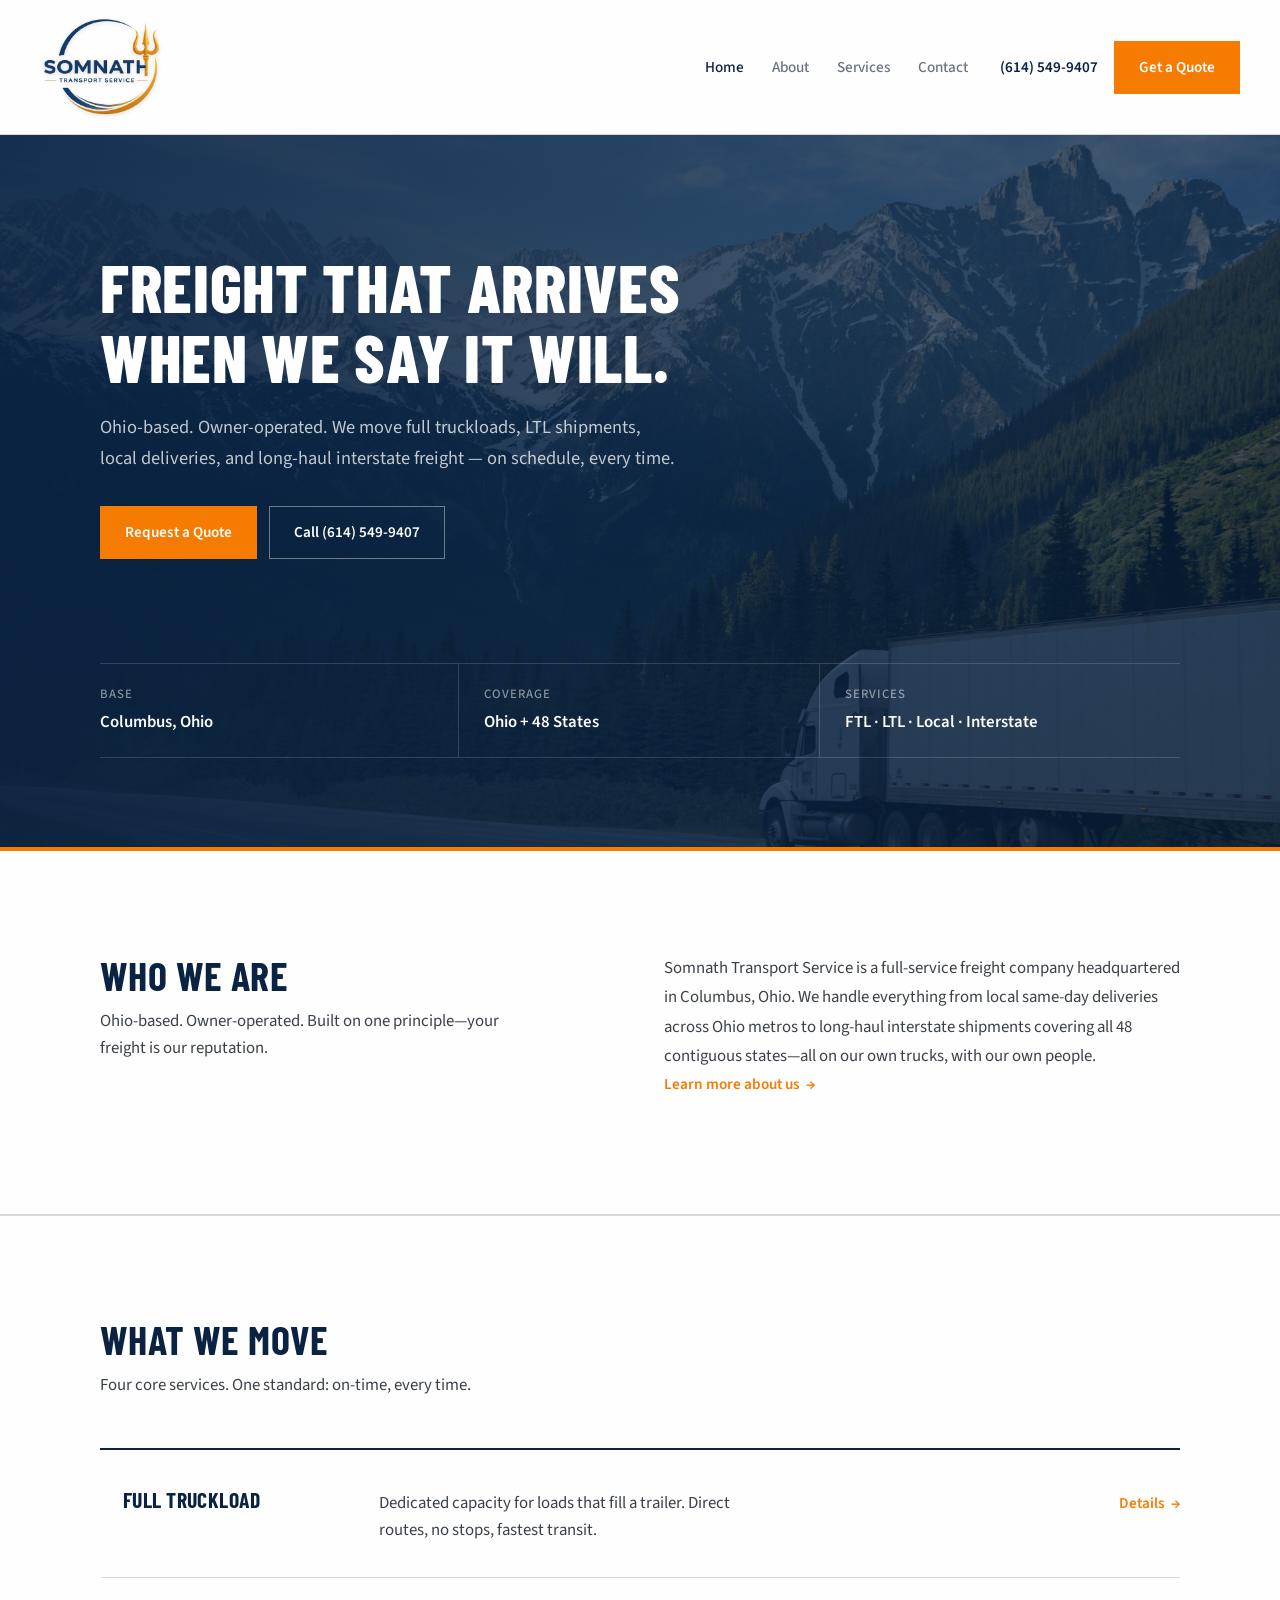
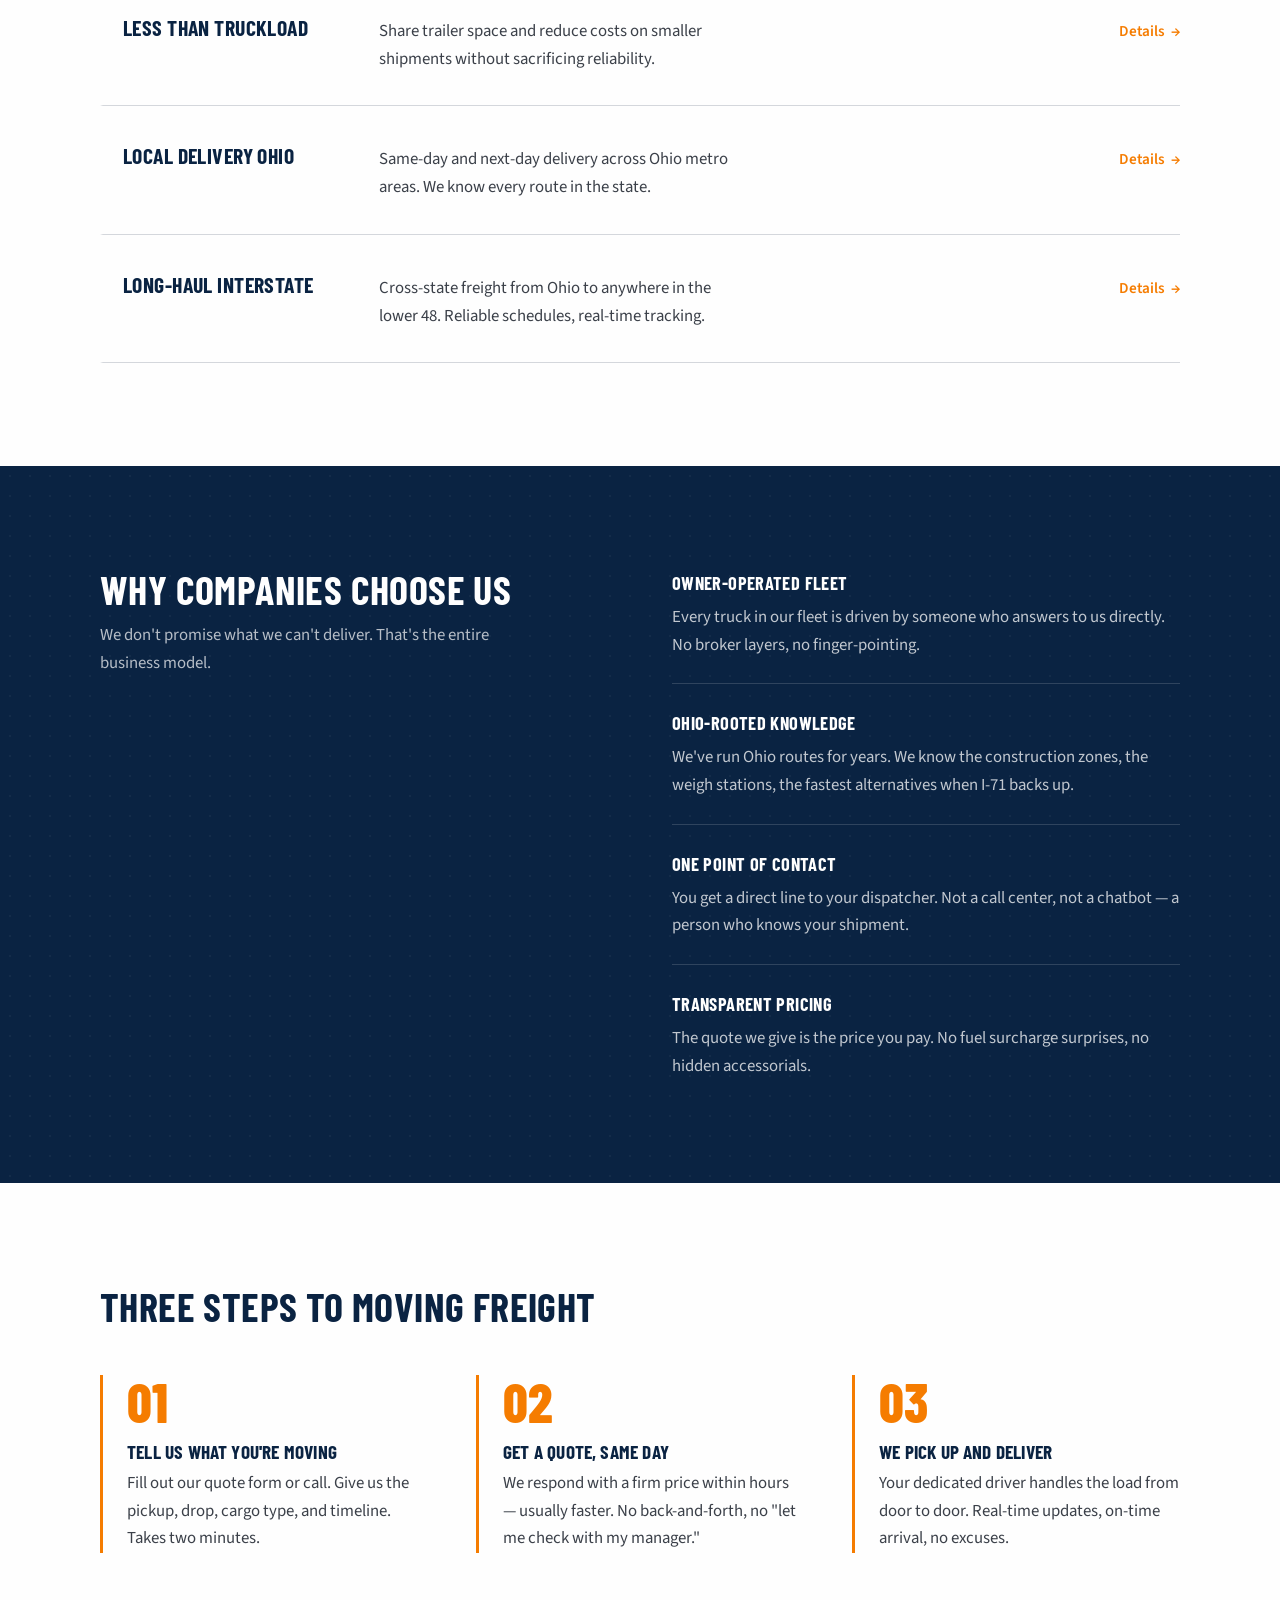
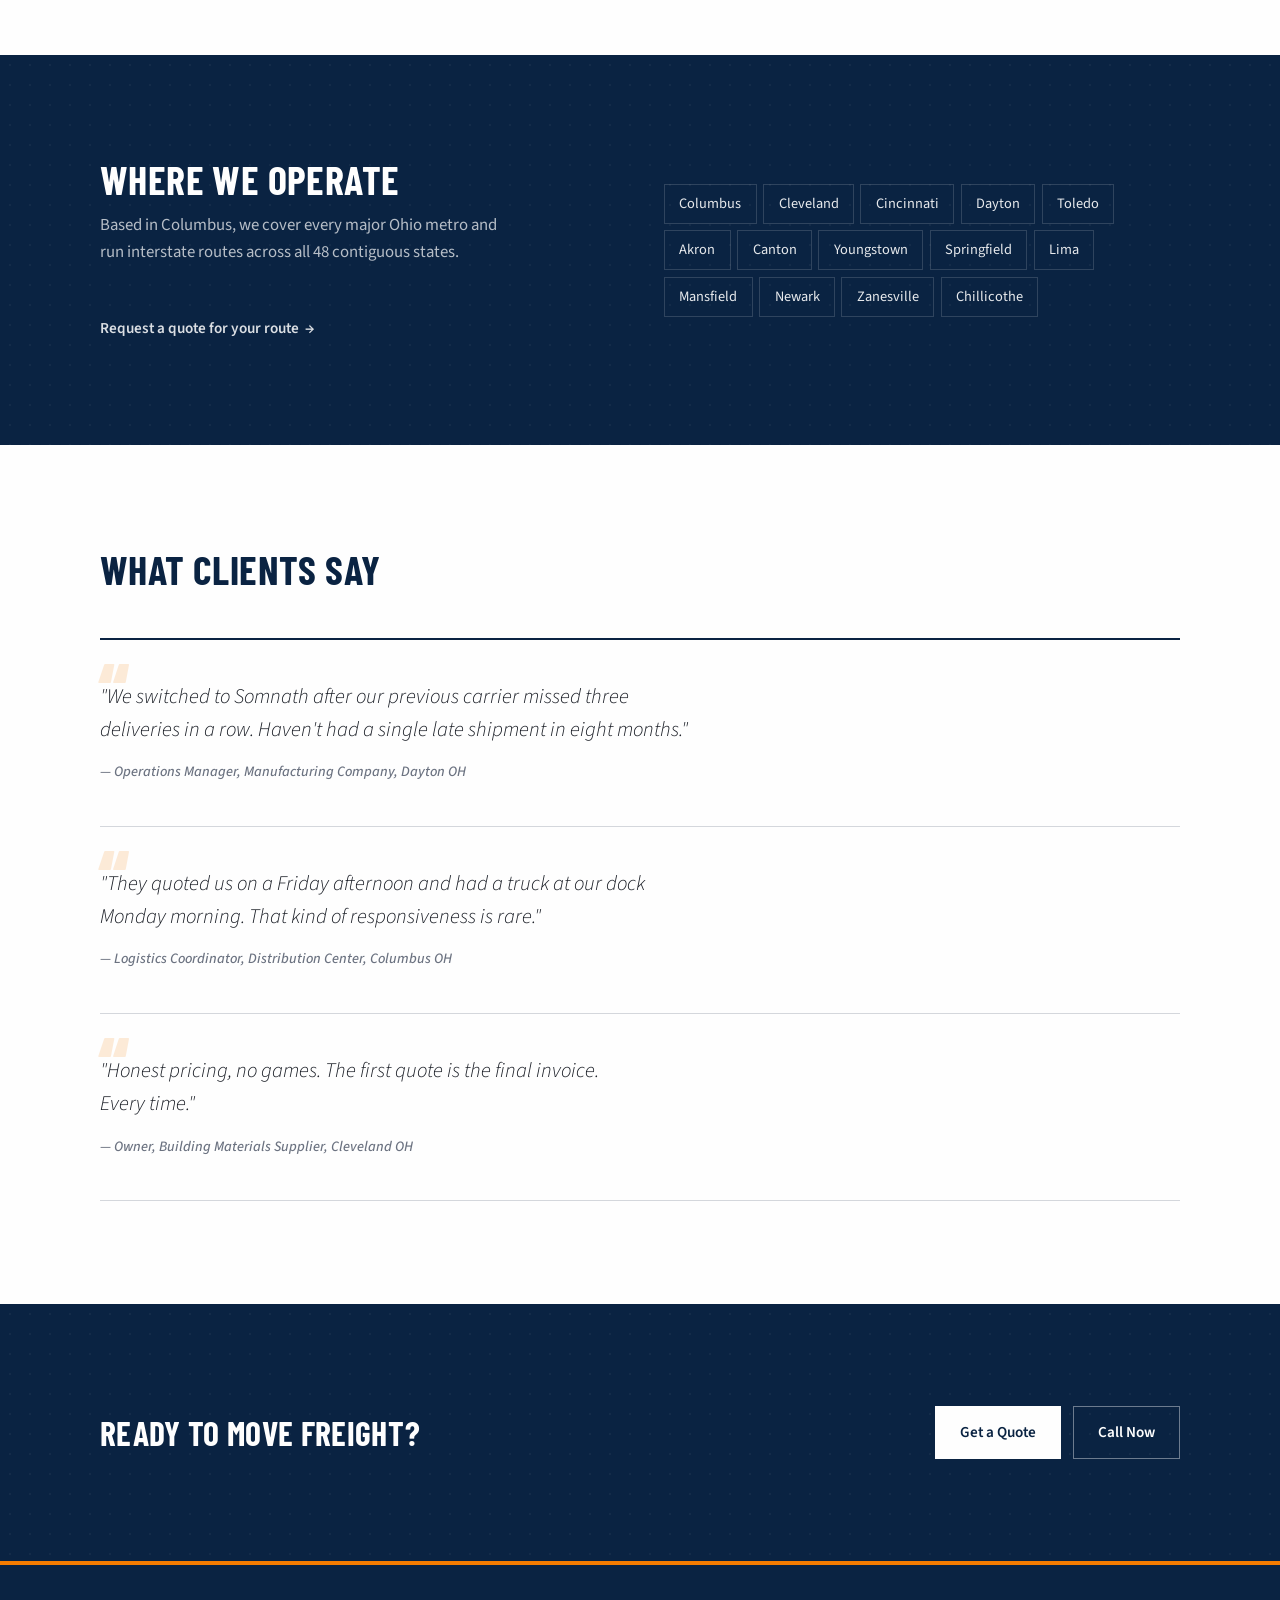
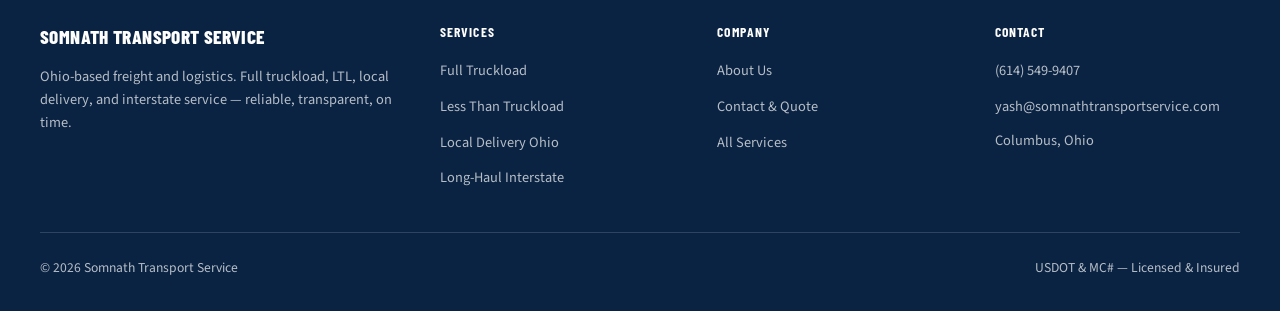
<file: index.html>
<!DOCTYPE html>
<html lang="en">
<head>
  <meta charset="utf-8">
  <meta name="viewport" content="width=device-width, initial-scale=1">
  <title>Somnath Transport Service — Ohio Freight &amp; Logistics</title>
  <meta name="description" content="Full-truckload, LTL, local delivery, and interstate freight services across Ohio. Get a quote in minutes.">
  <meta name="theme-color" content="#0A2342">
  <link rel="icon" href="/assets/img/favicon.svg?v=2" type="image/svg+xml">
  <link rel="canonical" href="https://somnathtransportservice.com/">
  <meta property="og:title" content="Somnath Transport Service — Ohio Freight & Logistics">
  <meta property="og:description" content="Full-truckload, LTL, local delivery, and interstate freight from Ohio. Reliable, on-time, no excuses.">
  <meta property="og:image" content="https://somnathtransportservice.com/assets/img/og-card.svg">
  <meta property="og:url" content="https://somnathtransportservice.com/">
  <meta property="og:type" content="website">
    <link rel="stylesheet" href="/assets/css/styles.css?v=7">
  <script type="application/ld+json">
  {
    "@context": "https://schema.org",
    "@type": "LocalBusiness",
    "name": "Somnath Transport Service",
    "description": "Ohio-based freight and logistics company offering FTL, LTL, local delivery, and long-haul interstate services.",
    "url": "https://somnathtransportservice.com",
    "telephone": "(614) 549-9407",
    "email": "yash@somnathtransportservice.com",
    "address": {
      "@type": "PostalAddress",
      "addressLocality": "Columbus",
      "addressRegion": "OH",
      "addressCountry": "US"
    },
    "areaServed": {
      "@type": "State",
      "name": "Ohio"
    },
    "serviceType": ["Full Truckload", "Less Than Truckload", "Local Delivery", "Interstate Freight"]
  }
  </script>
</head>
<body data-page="home">
  <a href="#main" class="skip-link">Skip to content</a>

  <header class="site-header">
    <div class="site-header__inner">
      <a href="/" class="brand">
        <img src="/assets/img/logo-2-mobile.png" alt="Somnath Transport Service" class="brand__logo">
      </a>
      <nav class="site-nav" data-nav aria-label="Main">
        <div class="site-nav__links">
          <a href="/" class="nav-link" data-nav-link="home">Home</a>
          <a href="/about/" class="nav-link" data-nav-link="about">About</a>
          <a href="/services/" class="nav-link" data-nav-link="services">Services</a>
          <a href="/contact/" class="nav-link" data-nav-link="contact">Contact</a>
        </div>
        <div class="nav-actions">
          <a href="tel:+16145499407" class="header-phone">(614) 549-9407</a>
          <a href="/contact/" class="btn btn--primary">Get a Quote</a>
        </div>
      </nav>
      <button class="nav-toggle" data-nav-toggle aria-expanded="false" aria-controls="main-nav" aria-label="Toggle navigation">Menu</button>
    </div>
  </header>

  <main id="main">

    <!-- Hero -->
    <section class="hero">
      <div class="hero__inner">
        <div>
          <h1>Freight that arrives<br> when we say it will.</h1>
          <p class="hero__sub">Ohio-based. Owner-operated. We move full truckloads, LTL shipments, local deliveries, and long-haul interstate freight — on schedule, every time.</p>
          <div class="hero__actions">
            <a href="/contact/" class="btn btn--primary">Request a Quote</a>
            <a href="tel:+16145499407" class="btn btn--outline">Call (614) 549-9407</a>
          </div>
        </div>
        <div class="hero__facts">
          <div class="hero__fact">
            <span class="hero__fact-label">Base</span>
            <span class="hero__fact-value">Columbus, Ohio</span>
          </div>
          <div class="hero__fact">
            <span class="hero__fact-label">Coverage</span>
            <span class="hero__fact-value">Ohio + 48 States</span>
          </div>
          <div class="hero__fact">
            <span class="hero__fact-label">Services</span>
            <span class="hero__fact-value">FTL · LTL · Local · Interstate</span>
          </div>
        </div>
      </div>
    </section>

    <!-- Overview -->
    <section class="section section--overview">
      <div class="section__inner">
        <div class="overview-grid">
          <div class="section-intro">
            <h2>Who we are</h2>
            <p>Ohio-based. Owner-operated. Built on one principle&mdash;your freight is our reputation.</p>
          </div>
          <div class="overview-body">
            <p>Somnath Transport Service is a full-service freight company headquartered in Columbus, Ohio. We handle everything from local same-day deliveries across Ohio metros to long-haul interstate shipments covering all 48 contiguous states&mdash;all on our own trucks, with our own people.</p>
            <a href="/about/" class="arrow-link">Learn more about us</a>
          </div>
        </div>
      </div>
    </section>

    <!-- Services and more -->
    <section class="section">
      <div class="section__inner">
        <div class="section-intro">
          <h2>What we move</h2>
          <p>Four core services. One standard: on-time, every time.</p>
        </div>
        <ul class="service-list">
          <li class="service-item">
            <span class="service-item__name">Full Truckload</span>
            <span class="service-item__desc">Dedicated capacity for loads that fill a trailer. Direct routes, no stops, fastest transit.</span>
            <a href="/services/#ftl" class="arrow-link">Details</a>
          </li>
          <li class="service-item">
            <span class="service-item__name">Less Than Truckload</span>
            <span class="service-item__desc">Share trailer space and reduce costs on smaller shipments without sacrificing reliability.</span>
            <a href="/services/#ltl" class="arrow-link">Details</a>
          </li>
          <li class="service-item">
            <span class="service-item__name">Local Delivery Ohio</span>
            <span class="service-item__desc">Same-day and next-day delivery across Ohio metro areas. We know every route in the state.</span>
            <a href="/services/#local-delivery" class="arrow-link">Details</a>
          </li>
          <li class="service-item">
            <span class="service-item__name">Long-Haul Interstate</span>
            <span class="service-item__desc">Cross-state freight from Ohio to anywhere in the lower 48. Reliable schedules, real-time tracking.</span>
            <a href="/services/#interstate" class="arrow-link">Details</a>
          </li>
        </ul>
      </div>
    </section>

    <!-- Why Somnath -->
    <section class="section section--gray">
      <div class="section__inner">
        <div class="trust-grid">
          <div>
            <div class="section-intro">
              <h2>Why companies choose us</h2>
              <p>We don't promise what we can't deliver. That's the entire business model.</p>
            </div>
          </div>
          <div class="trust-points">
            <div class="trust-point">
              <strong>Owner-operated fleet</strong>
              <p>Every truck in our fleet is driven by someone who answers to us directly. No broker layers, no finger-pointing.</p>
            </div>
            <div class="trust-point">
              <strong>Ohio-rooted knowledge</strong>
              <p>We've run Ohio routes for years. We know the construction zones, the weigh stations, the fastest alternatives when I-71 backs up.</p>
            </div>
            <div class="trust-point">
              <strong>One point of contact</strong>
              <p>You get a direct line to your dispatcher. Not a call center, not a chatbot — a person who knows your shipment.</p>
            </div>
            <div class="trust-point">
              <strong>Transparent pricing</strong>
              <p>The quote we give is the price you pay. No fuel surcharge surprises, no hidden accessorials.</p>
            </div>
          </div>
        </div>
      </div>
    </section>

    <!-- How it works -->
    <section class="section">
      <div class="section__inner">
        <div class="section-intro">
          <h2>Three steps to moving freight</h2>
        </div>
        <div class="process-list">
          <div class="process-step">
            <span class="process-step__num">01</span>
            <h3>Tell us what you're moving</h3>
            <p>Fill out our quote form or call. Give us the pickup, drop, cargo type, and timeline. Takes two minutes.</p>
          </div>
          <div class="process-step">
            <span class="process-step__num">02</span>
            <h3>Get a quote, same day</h3>
            <p>We respond with a firm price within hours — usually faster. No back-and-forth, no "let me check with my manager."</p>
          </div>
          <div class="process-step">
            <span class="process-step__num">03</span>
            <h3>We pick up and deliver</h3>
            <p>Your dedicated driver handles the load from door to door. Real-time updates, on-time arrival, no excuses.</p>
          </div>
        </div>
      </div>
    </section>

    <!-- Service area -->
    <section class="section section--navy">
      <div class="section__inner">
        <div class="area-grid">
          <div>
            <div class="section-intro">
              <h2>Where we operate</h2>
              <p>Based in Columbus, we cover every major Ohio metro and run interstate routes across all 48 contiguous states.</p>
            </div>
            <a href="/contact/" class="arrow-link arrow-link--light">Request a quote for your route</a>
          </div>
          <div>
            <ul class="city-list">
              <li>Columbus</li>
              <li>Cleveland</li>
              <li>Cincinnati</li>
              <li>Dayton</li>
              <li>Toledo</li>
              <li>Akron</li>
              <li>Canton</li>
              <li>Youngstown</li>
              <li>Springfield</li>
              <li>Lima</li>
              <li>Mansfield</li>
              <li>Newark</li>
              <li>Zanesville</li>
              <li>Chillicothe</li>
            </ul>
          </div>
        </div>
      </div>
    </section>

    <!-- Testimonials -->
    <section class="section">
      <div class="section__inner">
        <div class="section-intro">
          <h2>What clients say</h2>
        </div>
        <div class="testimonials">
          <blockquote class="testimonial">
            <p class="testimonial__text">"We switched to Somnath after our previous carrier missed three deliveries in a row. Haven't had a single late shipment in eight months."</p>
            <cite class="testimonial__author">— Operations Manager, Manufacturing Company, Dayton OH</cite>
          </blockquote>
          <blockquote class="testimonial">
            <p class="testimonial__text">"They quoted us on a Friday afternoon and had a truck at our dock Monday morning. That kind of responsiveness is rare."</p>
            <cite class="testimonial__author">— Logistics Coordinator, Distribution Center, Columbus OH</cite>
          </blockquote>
          <blockquote class="testimonial">
            <p class="testimonial__text">"Honest pricing, no games. The first quote is the final invoice. Every time."</p>
            <cite class="testimonial__author">— Owner, Building Materials Supplier, Cleveland OH</cite>
          </blockquote>
        </div>
      </div>
    </section>

    <!-- CTA -->
    <section class="section section--navy">
      <div class="section__inner">
        <div class="cta-band">
          <h2>Ready to move freight?</h2>
          <div class="cta-band__actions">
            <a href="/contact/" class="btn btn--white">Get a Quote</a>
            <a href="tel:+16145499407" class="btn btn--outline-light">Call Now</a>
          </div>
        </div>
      </div>
    </section>

  </main>

  <footer class="site-footer">
    <div class="footer__inner">
      <div class="footer-grid">
        <div>
          <p class="footer-brand">Somnath Transport Service</p>
          <p class="footer-tagline">Ohio-based freight and logistics. Full truckload, LTL, local delivery, and interstate service — reliable, transparent, on time.</p>
        </div>
        <div>
          <p class="footer-heading">Services</p>
          <ul class="footer-list">
            <li><a href="/services/#ftl">Full Truckload</a></li>
            <li><a href="/services/#ltl">Less Than Truckload</a></li>
            <li><a href="/services/#local-delivery">Local Delivery Ohio</a></li>
            <li><a href="/services/#interstate">Long-Haul Interstate</a></li>
          </ul>
        </div>
        <div>
          <p class="footer-heading">Company</p>
          <ul class="footer-list">
            <li><a href="/about/">About Us</a></li>
            <li><a href="/contact/">Contact &amp; Quote</a></li>
            <li><a href="/services/">All Services</a></li>
          </ul>
        </div>
        <div>
          <p class="footer-heading">Contact</p>
          <ul class="footer-list">
            <li><a href="tel:+16145499407">(614) 549-9407</a></li>
            <li><a href="mailto:yash@somnathtransportservice.com">yash@somnathtransportservice.com</a></li>
            <li>Columbus, Ohio</li>
          </ul>
        </div>
      </div>
      <div class="footer-bottom">
        <span>&copy; <span data-current-year></span> Somnath Transport Service</span>
        <span>USDOT &amp; MC# — Licensed &amp; Insured</span>
      </div>
    </div>
  </footer>

  <noscript>
    <p style="padding:2rem;text-align:center;">This site works best with JavaScript enabled. You may also <a href="tel:+16145499407">call us</a> or <a href="mailto:yash@somnathtransportservice.com">email us</a> directly.</p>
  </noscript>
  <script src="/assets/js/main.js" defer></script>
  <script type="module" src="/assets/js/text-balance.js"></script>
</body>
</html>
</file>
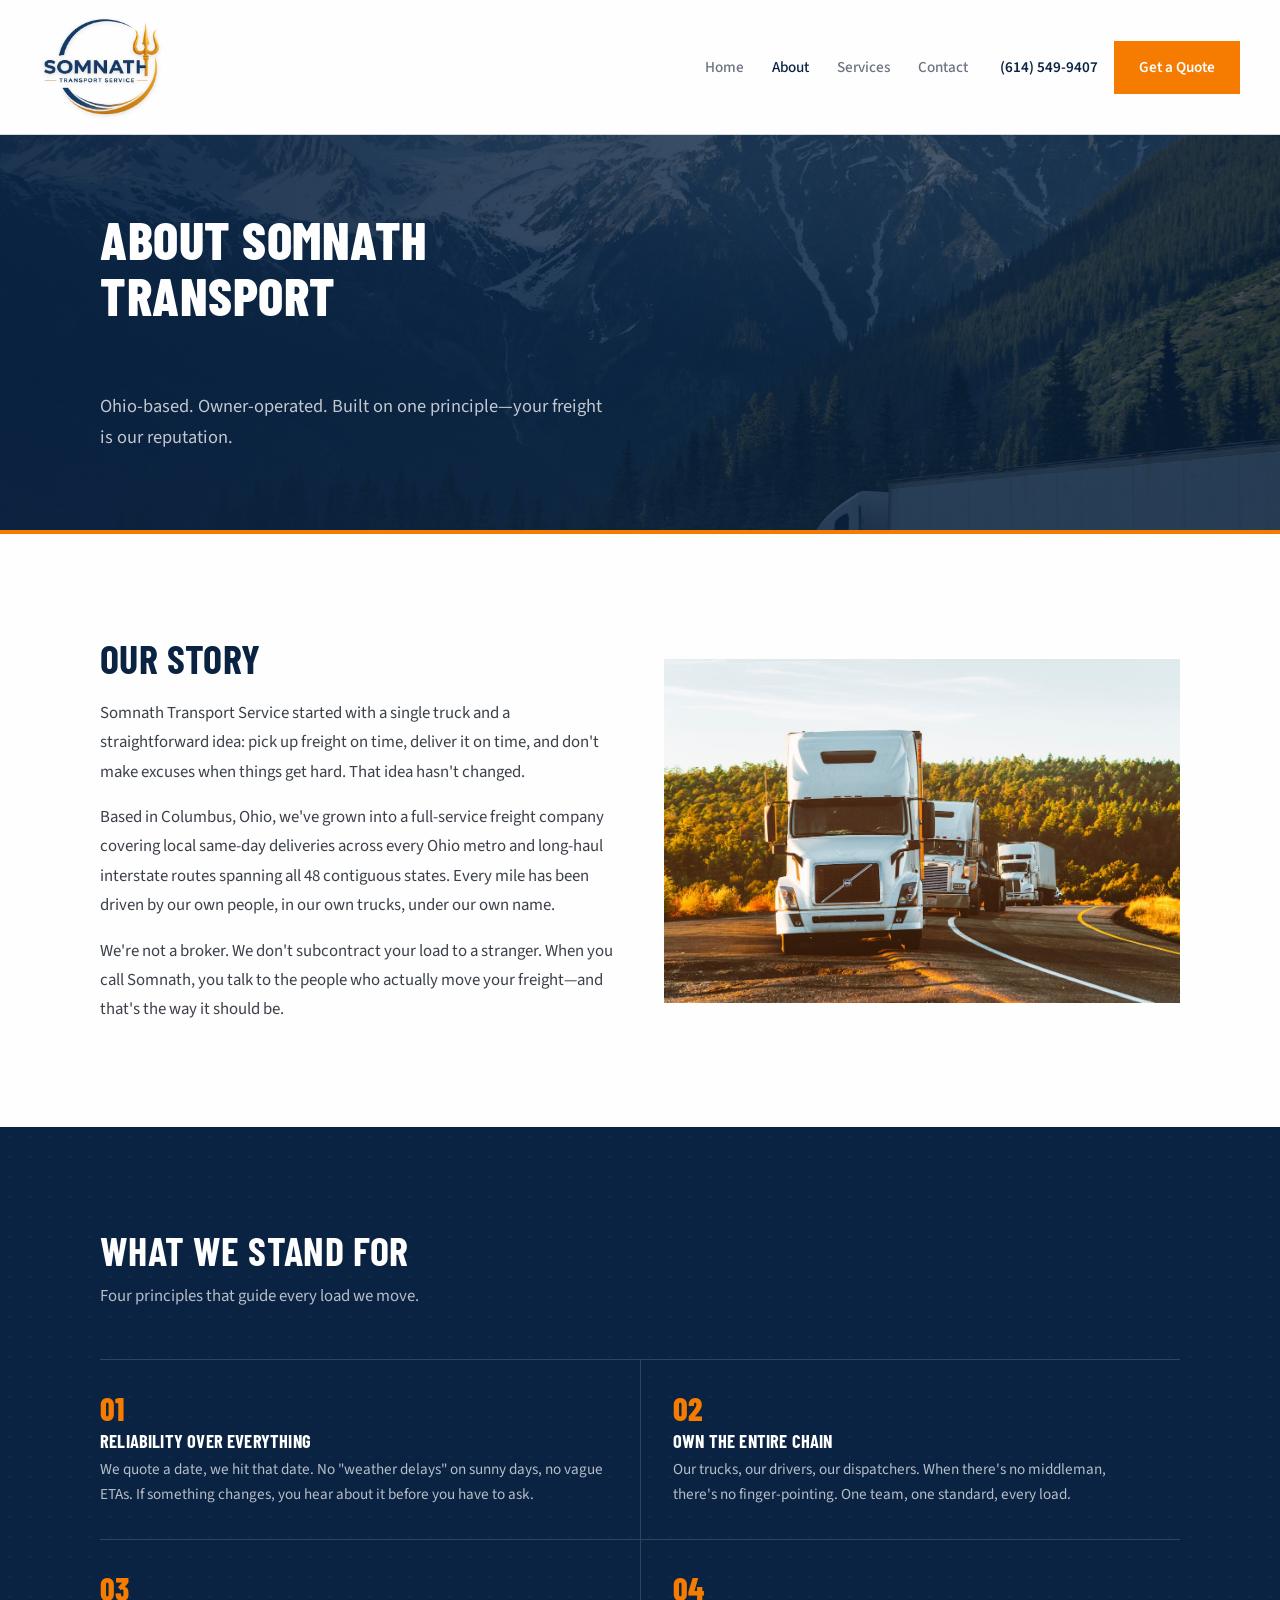
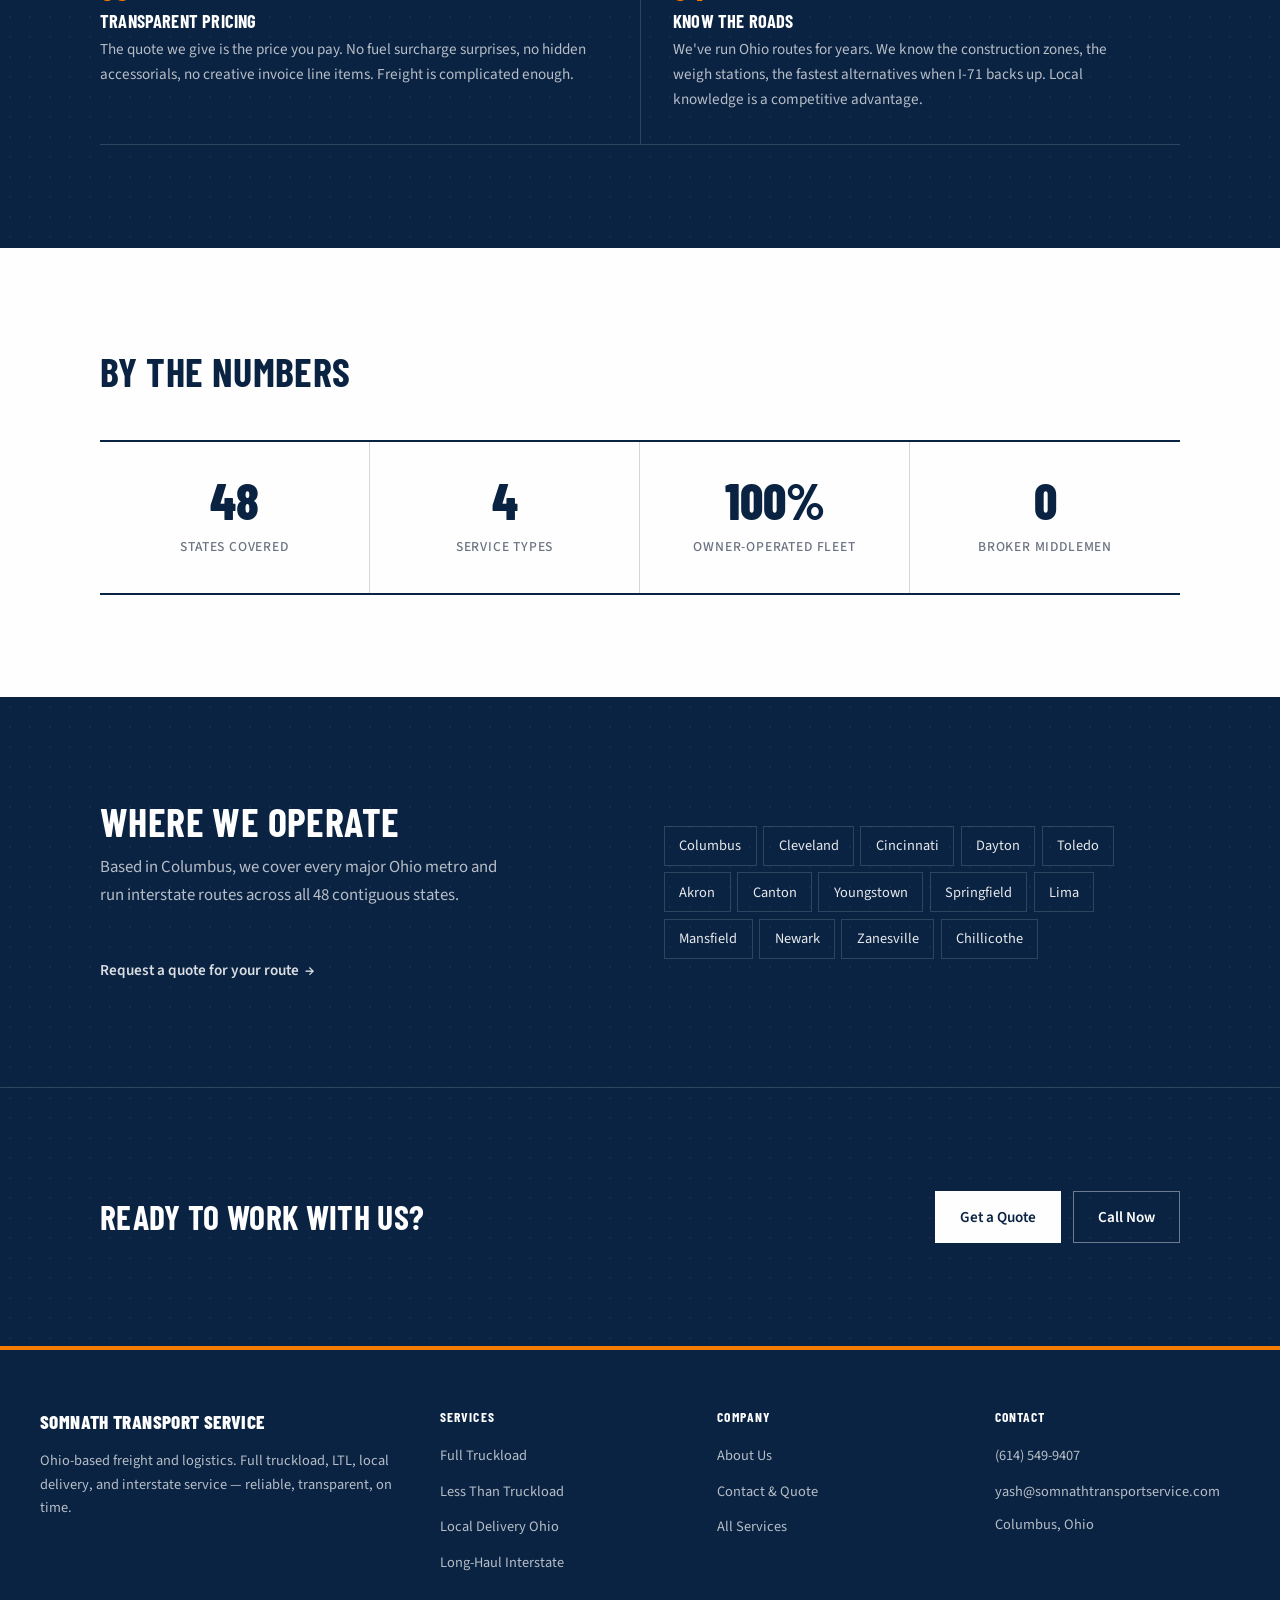
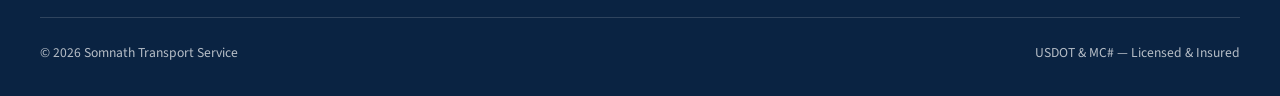
<file: about/index.html>
<!DOCTYPE html>
<html lang="en">
<head>
  <meta charset="utf-8">
  <meta name="viewport" content="width=device-width, initial-scale=1">
  <title>About — Somnath Transport Service</title>
  <meta name="description" content="Learn about Somnath Transport Service — an owner-operated freight company based in Columbus, Ohio serving all 48 contiguous states.">
  <meta name="theme-color" content="#0A2342">
  <link rel="icon" href="/assets/img/favicon.svg?v=2" type="image/svg+xml">
  <link rel="canonical" href="https://somnathtransportservice.com/about/">
  <meta property="og:title" content="About — Somnath Transport Service">
  <meta property="og:description" content="Ohio-based. Owner-operated. Built on one principle — your freight is our reputation.">
  <meta property="og:image" content="https://somnathtransportservice.com/assets/img/og-card.svg">
  <meta property="og:url" content="https://somnathtransportservice.com/about/">
  <meta property="og:type" content="website">
  <link rel="stylesheet" href="/assets/css/styles.css?v=7">
</head>
<body data-page="about">
  <a href="#main" class="skip-link">Skip to content</a>

  <header class="site-header">
    <div class="site-header__inner">
      <a href="/" class="brand">
        <img src="/assets/img/logo-2-mobile.png" alt="Somnath Transport Service" class="brand__logo">
      </a>
      <nav class="site-nav" data-nav aria-label="Main">
        <div class="site-nav__links">
          <a href="/" class="nav-link" data-nav-link="home">Home</a>
          <a href="/about/" class="nav-link" data-nav-link="about">About</a>
          <a href="/services/" class="nav-link" data-nav-link="services">Services</a>
          <a href="/contact/" class="nav-link" data-nav-link="contact">Contact</a>
        </div>
        <div class="nav-actions">
          <a href="tel:+16145499407" class="header-phone">(614) 549-9407</a>
          <a href="/contact/" class="btn btn--primary">Get a Quote</a>
        </div>
      </nav>
      <button class="nav-toggle" data-nav-toggle aria-expanded="false" aria-controls="main-nav" aria-label="Toggle navigation">Menu</button>
    </div>
  </header>

  <main id="main">

    <!-- Interior hero -->
    <section class="hero hero--interior">
      <div class="hero__inner">
        <h1>About Somnath Transport</h1>
        <p class="hero__sub">Ohio-based. Owner-operated. Built on one principle&mdash;your freight is our reputation.</p>
      </div>
    </section>

    <!-- Story -->
    <section class="section">
      <div class="section__inner">
        <div class="about-story">
          <div class="about-story__text">
            <h2>Our story</h2>
            <p>Somnath Transport Service started with a single truck and a straightforward idea: pick up freight on time, deliver it on time, and don't make excuses when things get hard. That idea hasn't changed.</p>
            <p>Based in Columbus, Ohio, we've grown into a full-service freight company covering local same-day deliveries across every Ohio metro and long-haul interstate routes spanning all 48 contiguous states. Every mile has been driven by our own people, in our own trucks, under our own name.</p>
            <p>We're not a broker. We don't subcontract your load to a stranger. When you call Somnath, you talk to the people who actually move your freight&mdash;and that's the way it should be.</p>
          </div>
          <div class="about-story__img">
            <img src="/assets/img/about-fleet.jpg" alt="Somnath Transport fleet trucks on the highway" loading="lazy" width="1200" height="800">
          </div>
        </div>
      </div>
    </section>

    <!-- Values -->
    <section class="section section--gray">
      <div class="section__inner">
        <div class="section-intro">
          <h2>What we stand for</h2>
          <p>Four principles that guide every load we move.</p>
        </div>
        <div class="values-grid">
          <div class="value-item">
            <span class="value-item__num">01</span>
            <h3>Reliability over everything</h3>
            <p>We quote a date, we hit that date. No "weather delays" on sunny days, no vague ETAs. If something changes, you hear about it before you have to ask.</p>
          </div>
          <div class="value-item">
            <span class="value-item__num">02</span>
            <h3>Own the entire chain</h3>
            <p>Our trucks, our drivers, our dispatchers. When there's no middleman, there's no finger-pointing. One team, one standard, every load.</p>
          </div>
          <div class="value-item">
            <span class="value-item__num">03</span>
            <h3>Transparent pricing</h3>
            <p>The quote we give is the price you pay. No fuel surcharge surprises, no hidden accessorials, no creative invoice line items. Freight is complicated enough.</p>
          </div>
          <div class="value-item">
            <span class="value-item__num">04</span>
            <h3>Know the roads</h3>
            <p>We've run Ohio routes for years. We know the construction zones, the weigh stations, the fastest alternatives when I-71 backs up. Local knowledge is a competitive advantage.</p>
          </div>
        </div>
      </div>
    </section>

    <!-- By the numbers -->
    <section class="section">
      <div class="section__inner">
        <div class="section-intro">
          <h2>By the numbers</h2>
        </div>
        <div class="stats-grid">
          <div class="stat-item">
            <span class="stat-item__num">48</span>
            <span class="stat-item__label">States covered</span>
          </div>
          <div class="stat-item">
            <span class="stat-item__num">4</span>
            <span class="stat-item__label">Service types</span>
          </div>
          <div class="stat-item">
            <span class="stat-item__num">100%</span>
            <span class="stat-item__label">Owner-operated fleet</span>
          </div>
          <div class="stat-item">
            <span class="stat-item__num">0</span>
            <span class="stat-item__label">Broker middlemen</span>
          </div>
        </div>
      </div>
    </section>

    <!-- Service area -->
    <section class="section section--navy">
      <div class="section__inner">
        <div class="area-grid">
          <div>
            <div class="section-intro">
              <h2>Where we operate</h2>
              <p>Based in Columbus, we cover every major Ohio metro and run interstate routes across all 48 contiguous states.</p>
            </div>
            <a href="/contact/" class="arrow-link arrow-link--light">Request a quote for your route</a>
          </div>
          <div>
            <ul class="city-list">
              <li>Columbus</li>
              <li>Cleveland</li>
              <li>Cincinnati</li>
              <li>Dayton</li>
              <li>Toledo</li>
              <li>Akron</li>
              <li>Canton</li>
              <li>Youngstown</li>
              <li>Springfield</li>
              <li>Lima</li>
              <li>Mansfield</li>
              <li>Newark</li>
              <li>Zanesville</li>
              <li>Chillicothe</li>
            </ul>
          </div>
        </div>
      </div>
    </section>

    <!-- CTA -->
    <section class="section section--navy section--navy-border">
      <div class="section__inner">
        <div class="cta-band">
          <h2>Ready to work with us?</h2>
          <div class="cta-band__actions">
            <a href="/contact/" class="btn btn--white">Get a Quote</a>
            <a href="tel:+16145499407" class="btn btn--outline-light">Call Now</a>
          </div>
        </div>
      </div>
    </section>

  </main>

  <footer class="site-footer">
    <div class="footer__inner">
      <div class="footer-grid">
        <div>
          <p class="footer-brand">Somnath Transport Service</p>
          <p class="footer-tagline">Ohio-based freight and logistics. Full truckload, LTL, local delivery, and interstate service — reliable, transparent, on time.</p>
        </div>
        <div>
          <p class="footer-heading">Services</p>
          <ul class="footer-list">
            <li><a href="/services/#ftl">Full Truckload</a></li>
            <li><a href="/services/#ltl">Less Than Truckload</a></li>
            <li><a href="/services/#local-delivery">Local Delivery Ohio</a></li>
            <li><a href="/services/#interstate">Long-Haul Interstate</a></li>
          </ul>
        </div>
        <div>
          <p class="footer-heading">Company</p>
          <ul class="footer-list">
            <li><a href="/about/">About Us</a></li>
            <li><a href="/contact/">Contact &amp; Quote</a></li>
            <li><a href="/services/">All Services</a></li>
          </ul>
        </div>
        <div>
          <p class="footer-heading">Contact</p>
          <ul class="footer-list">
            <li><a href="tel:+16145499407">(614) 549-9407</a></li>
            <li><a href="mailto:yash@somnathtransportservice.com">yash@somnathtransportservice.com</a></li>
            <li>Columbus, Ohio</li>
          </ul>
        </div>
      </div>
      <div class="footer-bottom">
        <span>&copy; <span data-current-year></span> Somnath Transport Service</span>
        <span>USDOT &amp; MC# — Licensed &amp; Insured</span>
      </div>
    </div>
  </footer>

  <noscript>
    <p style="padding:2rem;text-align:center;">This site works best with JavaScript enabled. You may also <a href="tel:+16145499407">call us</a> or <a href="mailto:yash@somnathtransportservice.com">email us</a> directly.</p>
  </noscript>
  <script src="/assets/js/main.js" defer></script>
  <script type="module" src="/assets/js/text-balance.js"></script>
</body>
</html>
</file>
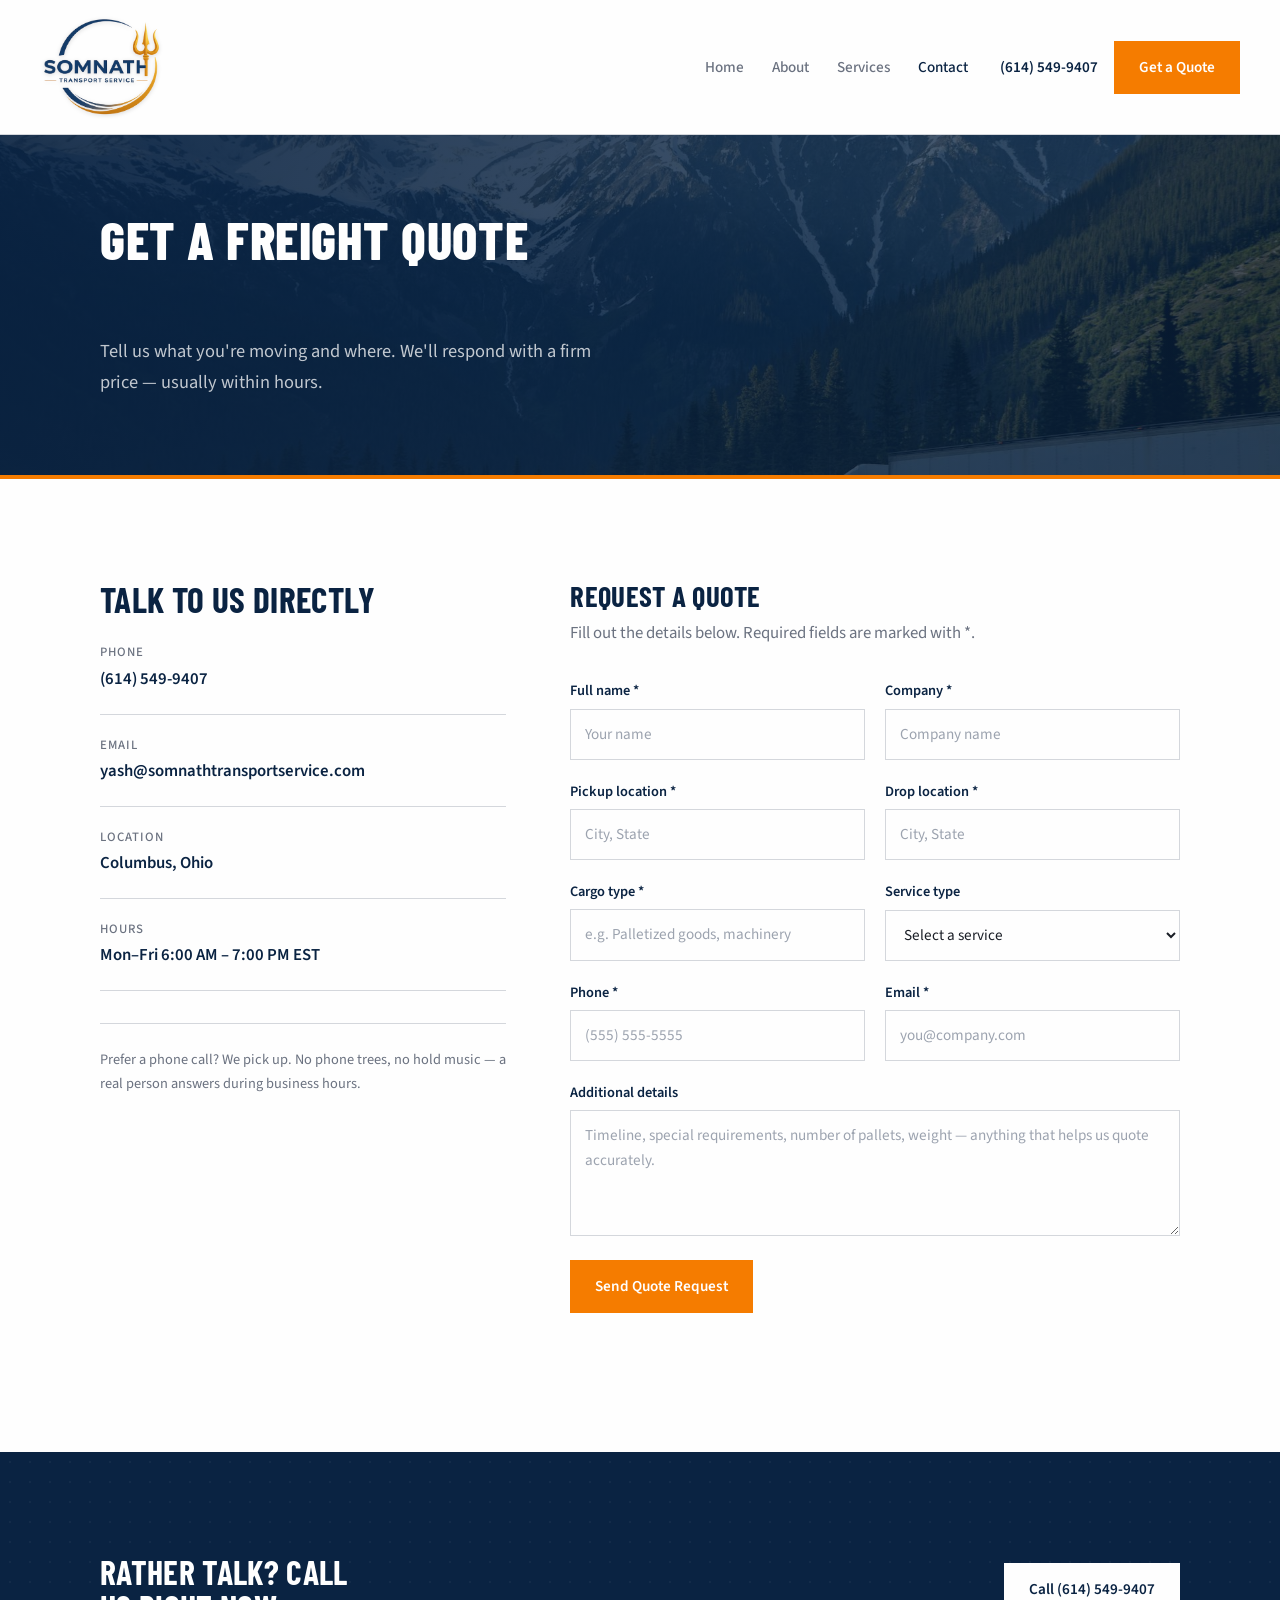
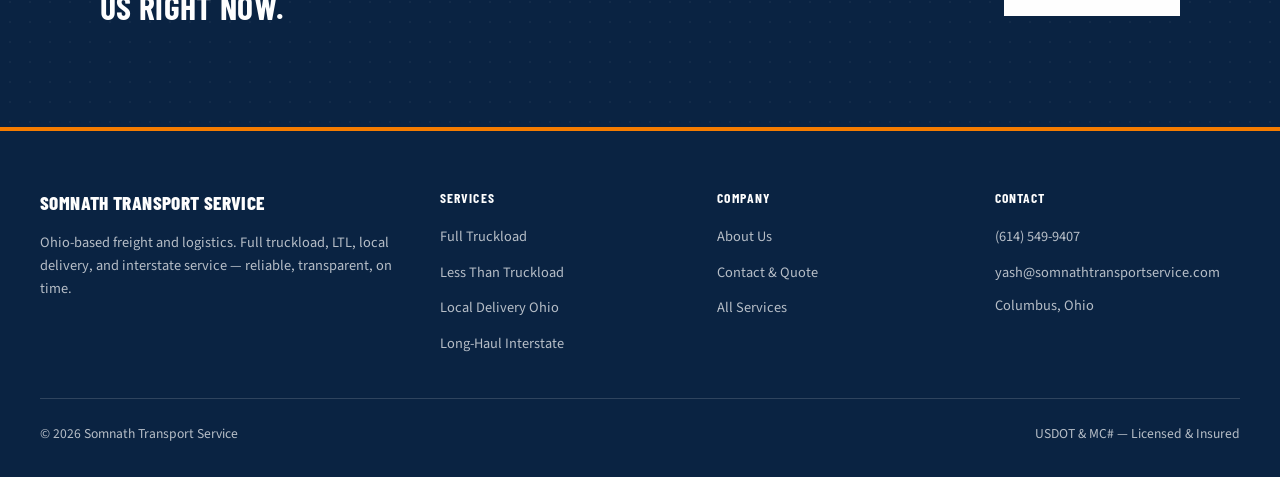
<file: contact/index.html>
<!DOCTYPE html>
<html lang="en">
<head>
  <meta charset="utf-8">
  <meta name="viewport" content="width=device-width, initial-scale=1">
  <title>Contact &amp; Quote — Somnath Transport Service</title>
  <meta name="description" content="Request a freight quote or contact Somnath Transport Service. Call (614) 549-9407 or submit our online form.">
  <meta name="theme-color" content="#0A2342">
  <link rel="icon" href="/assets/img/favicon.svg?v=2" type="image/svg+xml">
  <link rel="canonical" href="https://somnathtransportservice.com/contact/">
  <meta property="og:title" content="Contact & Quote — Somnath Transport Service">
  <meta property="og:description" content="Request a freight quote. Call or fill out our form — we respond same-day.">
  <meta property="og:image" content="https://somnathtransportservice.com/assets/img/og-card.svg">
  <meta property="og:url" content="https://somnathtransportservice.com/contact/">
  <meta property="og:type" content="website">
  <link rel="stylesheet" href="/assets/css/styles.css?v=7">
  <script type="application/ld+json">
  {
    "@context": "https://schema.org",
    "@type": "ContactPage",
    "mainEntity": {
      "@type": "LocalBusiness",
      "name": "Somnath Transport Service",
      "telephone": "(614) 549-9407",
      "email": "yash@somnathtransportservice.com",
      "address": {
        "@type": "PostalAddress",
        "addressLocality": "Columbus",
        "addressRegion": "OH",
        "addressCountry": "US"
      }
    }
  }
  </script>
</head>
<body data-page="contact">
  <a href="#main" class="skip-link">Skip to content</a>

  <header class="site-header">
    <div class="site-header__inner">
      <a href="/" class="brand">
        <img src="/assets/img/logo-2-mobile.png" alt="Somnath Transport Service" class="brand__logo">
      </a>
      <nav class="site-nav" data-nav aria-label="Main">
        <div class="site-nav__links">
          <a href="/" class="nav-link" data-nav-link="home">Home</a>
          <a href="/about/" class="nav-link" data-nav-link="about">About</a>
          <a href="/services/" class="nav-link" data-nav-link="services">Services</a>
          <a href="/contact/" class="nav-link" data-nav-link="contact">Contact</a>
        </div>
        <div class="nav-actions">
          <a href="tel:+16145499407" class="header-phone">(614) 549-9407</a>
          <a href="/contact/" class="btn btn--primary">Get a Quote</a>
        </div>
      </nav>
      <button class="nav-toggle" data-nav-toggle aria-expanded="false" aria-controls="main-nav" aria-label="Toggle navigation">Menu</button>
    </div>
  </header>

  <main id="main">

    <!-- Interior hero -->
    <section class="hero hero--interior">
      <div class="hero__inner">
        <h1>Get a freight quote</h1>
        <p class="hero__sub">Tell us what you're moving and where. We'll respond with a firm price — usually within hours.</p>
      </div>
    </section>

    <!-- Contact + Form -->
    <section class="section">
      <div class="section__inner">
        <div class="quote-grid">

          <!-- Contact info -->
          <div class="contact-info">
            <h2>Talk to us directly</h2>
            <ul class="contact-methods">
              <li>
                <span class="contact-methods__label">Phone</span>
                <a href="tel:+16145499407">(614) 549-9407</a>
              </li>
              <li>
                <span class="contact-methods__label">Email</span>
                <a href="mailto:yash@somnathtransportservice.com">yash@somnathtransportservice.com</a>
              </li>
              <li>
                <span class="contact-methods__label">Location</span>
                <strong>Columbus, Ohio</strong>
              </li>
              <li>
                <span class="contact-methods__label">Hours</span>
                <strong>Mon–Fri 6:00 AM – 7:00 PM EST</strong>
              </li>
            </ul>
            <p class="contact-note">Prefer a phone call? We pick up. No phone trees, no hold music — a real person answers during business hours.</p>
          </div>

          <!-- Quote form -->
          <div class="form-section">
            <h2>Request a quote</h2>
            <p>Fill out the details below. Required fields are marked with *.</p>

            <form action="/api/quote" method="POST" data-quote-form novalidate>
              <div class="form-grid">
                <div class="form-field">
                  <label for="name">Full name *</label>
                  <input type="text" id="name" name="name" required autocomplete="name" placeholder="Your name">
                </div>
                <div class="form-field">
                  <label for="company">Company *</label>
                  <input type="text" id="company" name="company" required autocomplete="organization" placeholder="Company name">
                </div>
                <div class="form-field">
                  <label for="pickupLocation">Pickup location *</label>
                  <input type="text" id="pickupLocation" name="pickupLocation" required placeholder="City, State">
                </div>
                <div class="form-field">
                  <label for="dropLocation">Drop location *</label>
                  <input type="text" id="dropLocation" name="dropLocation" required placeholder="City, State">
                </div>
                <div class="form-field">
                  <label for="cargoType">Cargo type *</label>
                  <input type="text" id="cargoType" name="cargoType" required placeholder="e.g. Palletized goods, machinery">
                </div>
                <div class="form-field">
                  <label for="serviceType">Service type</label>
                  <select id="serviceType" name="serviceType">
                    <option value="">Select a service</option>
                    <option value="Full Truckload (FTL)">Full Truckload (FTL)</option>
                    <option value="Less Than Truckload (LTL)">Less Than Truckload (LTL)</option>
                    <option value="Local Delivery Ohio">Local Delivery Ohio</option>
                    <option value="Long-Haul Interstate">Long-Haul Interstate</option>
                    <option value="Not sure">Not sure — advise me</option>
                  </select>
                </div>
                <div class="form-field">
                  <label for="phone">Phone *</label>
                  <input type="tel" id="phone" name="phone" required autocomplete="tel" placeholder="(555) 555-5555">
                </div>
                <div class="form-field">
                  <label for="email">Email *</label>
                  <input type="email" id="email" name="email" required autocomplete="email" placeholder="you@company.com">
                </div>
                <div class="form-field form-field--full">
                  <label for="message">Additional details</label>
                  <textarea id="message" name="message" rows="4" placeholder="Timeline, special requirements, number of pallets, weight — anything that helps us quote accurately."></textarea>
                </div>
              </div>

              <!-- Honeypot -->
              <div class="form-field form-field--hidden" aria-hidden="true">
                <label for="companyWebsite">Company website</label>
                <input type="text" id="companyWebsite" name="companyWebsite" tabindex="-1" autocomplete="off">
              </div>
              <input type="hidden" name="startedAt" value="" data-started-at>

              <div class="form-actions">
                <button type="submit" class="btn btn--primary">Send Quote Request</button>
              </div>
              <div class="form-status" data-form-status role="status" aria-live="polite"></div>
            </form>
          </div>

        </div>
      </div>
    </section>

    <!-- CTA -->
    <section class="section section--navy">
      <div class="section__inner">
        <div class="cta-band">
          <h2>Rather talk? Call us right now.</h2>
          <div class="cta-band__actions">
            <a href="tel:+16145499407" class="btn btn--white">Call (614) 549-9407</a>
          </div>
        </div>
      </div>
    </section>

  </main>

  <footer class="site-footer">
    <div class="footer__inner">
      <div class="footer-grid">
        <div>
          <p class="footer-brand">Somnath Transport Service</p>
          <p class="footer-tagline">Ohio-based freight and logistics. Full truckload, LTL, local delivery, and interstate service — reliable, transparent, on time.</p>
        </div>
        <div>
          <p class="footer-heading">Services</p>
          <ul class="footer-list">
            <li><a href="/services/#ftl">Full Truckload</a></li>
            <li><a href="/services/#ltl">Less Than Truckload</a></li>
            <li><a href="/services/#local-delivery">Local Delivery Ohio</a></li>
            <li><a href="/services/#interstate">Long-Haul Interstate</a></li>
          </ul>
        </div>
        <div>
          <p class="footer-heading">Company</p>
          <ul class="footer-list">
            <li><a href="/about/">About Us</a></li>
            <li><a href="/contact/">Contact &amp; Quote</a></li>
            <li><a href="/services/">All Services</a></li>
          </ul>
        </div>
        <div>
          <p class="footer-heading">Contact</p>
          <ul class="footer-list">
            <li><a href="tel:+16145499407">(614) 549-9407</a></li>
            <li><a href="mailto:yash@somnathtransportservice.com">yash@somnathtransportservice.com</a></li>
            <li>Columbus, Ohio</li>
          </ul>
        </div>
      </div>
      <div class="footer-bottom">
        <span>&copy; <span data-current-year></span> Somnath Transport Service</span>
        <span>USDOT &amp; MC# — Licensed &amp; Insured</span>
      </div>
    </div>
  </footer>

  <noscript>
    <p style="padding:2rem;text-align:center;">This site works best with JavaScript enabled. You may also <a href="tel:+16145499407">call us</a> or <a href="mailto:yash@somnathtransportservice.com">email us</a> directly.</p>
  </noscript>
  <script src="/assets/js/main.js" defer></script>
  <script type="module" src="/assets/js/text-balance.js"></script>
</body>
</html>
</file>
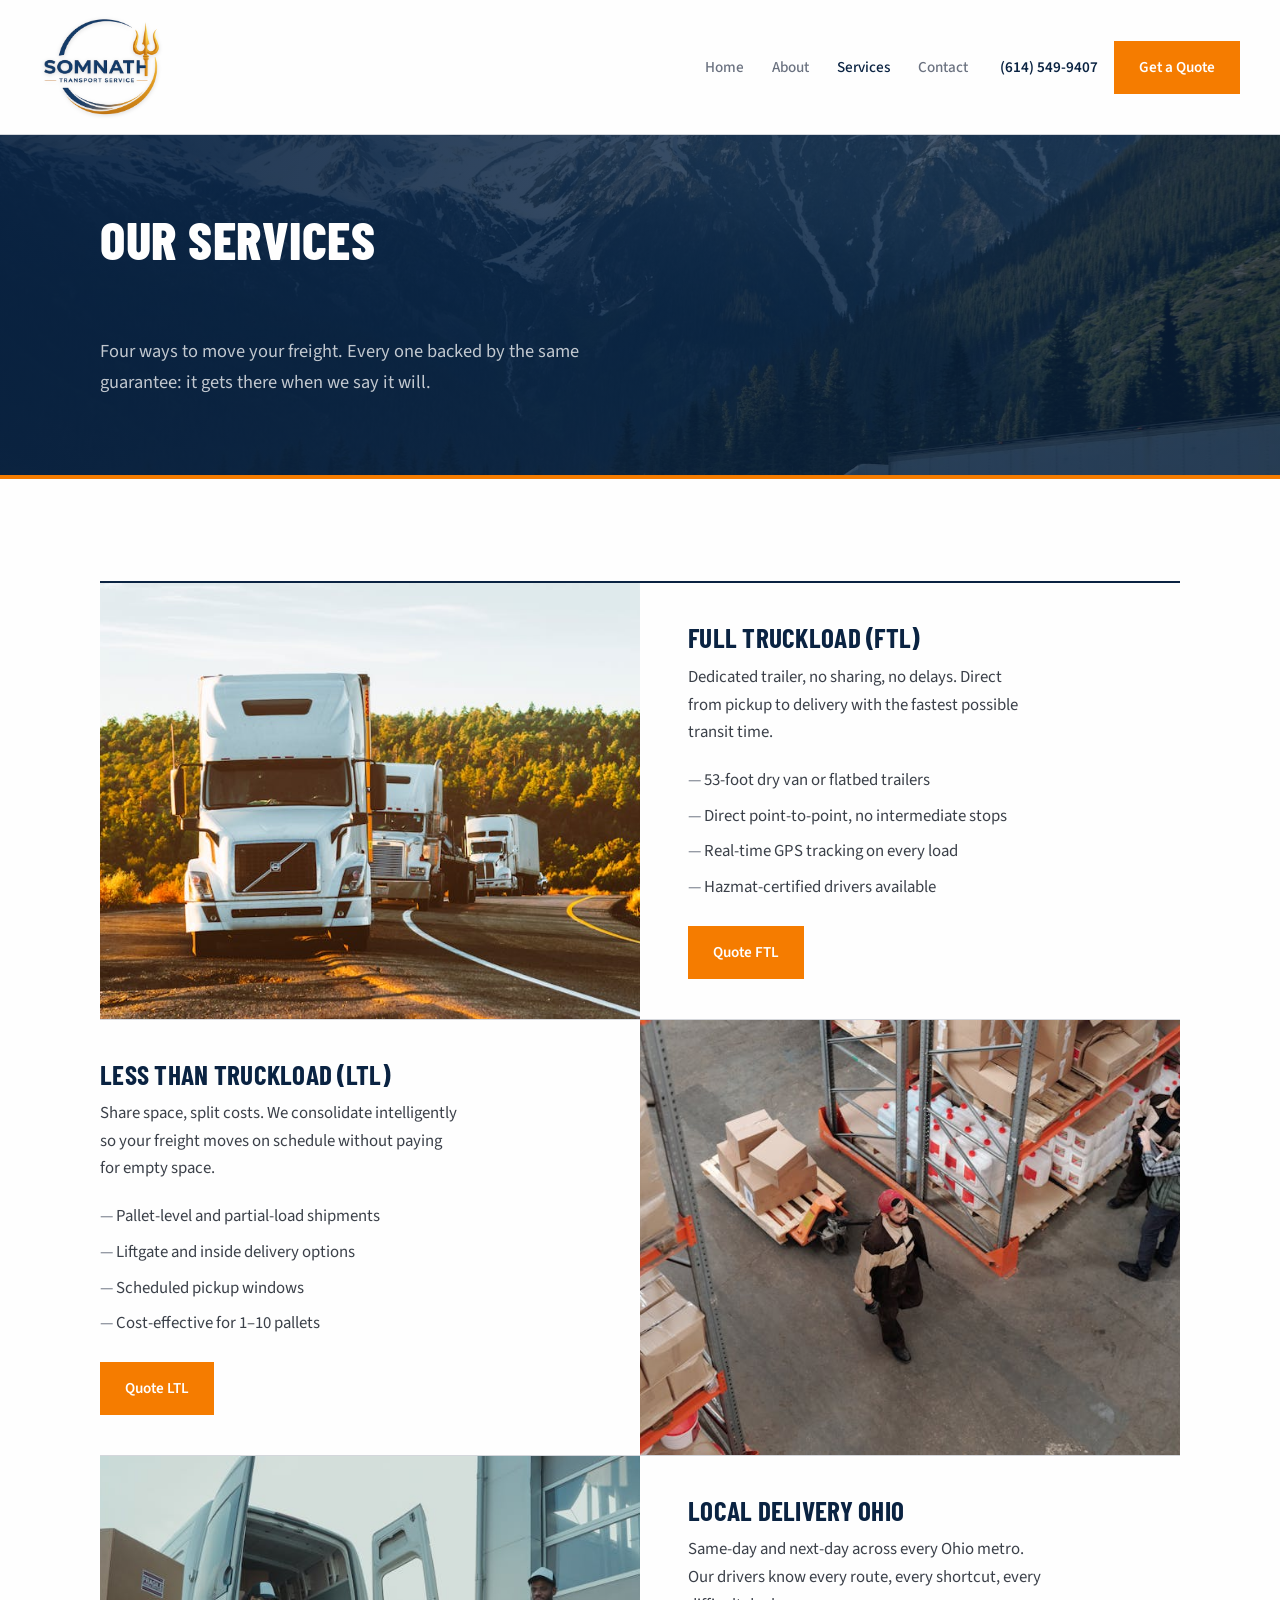
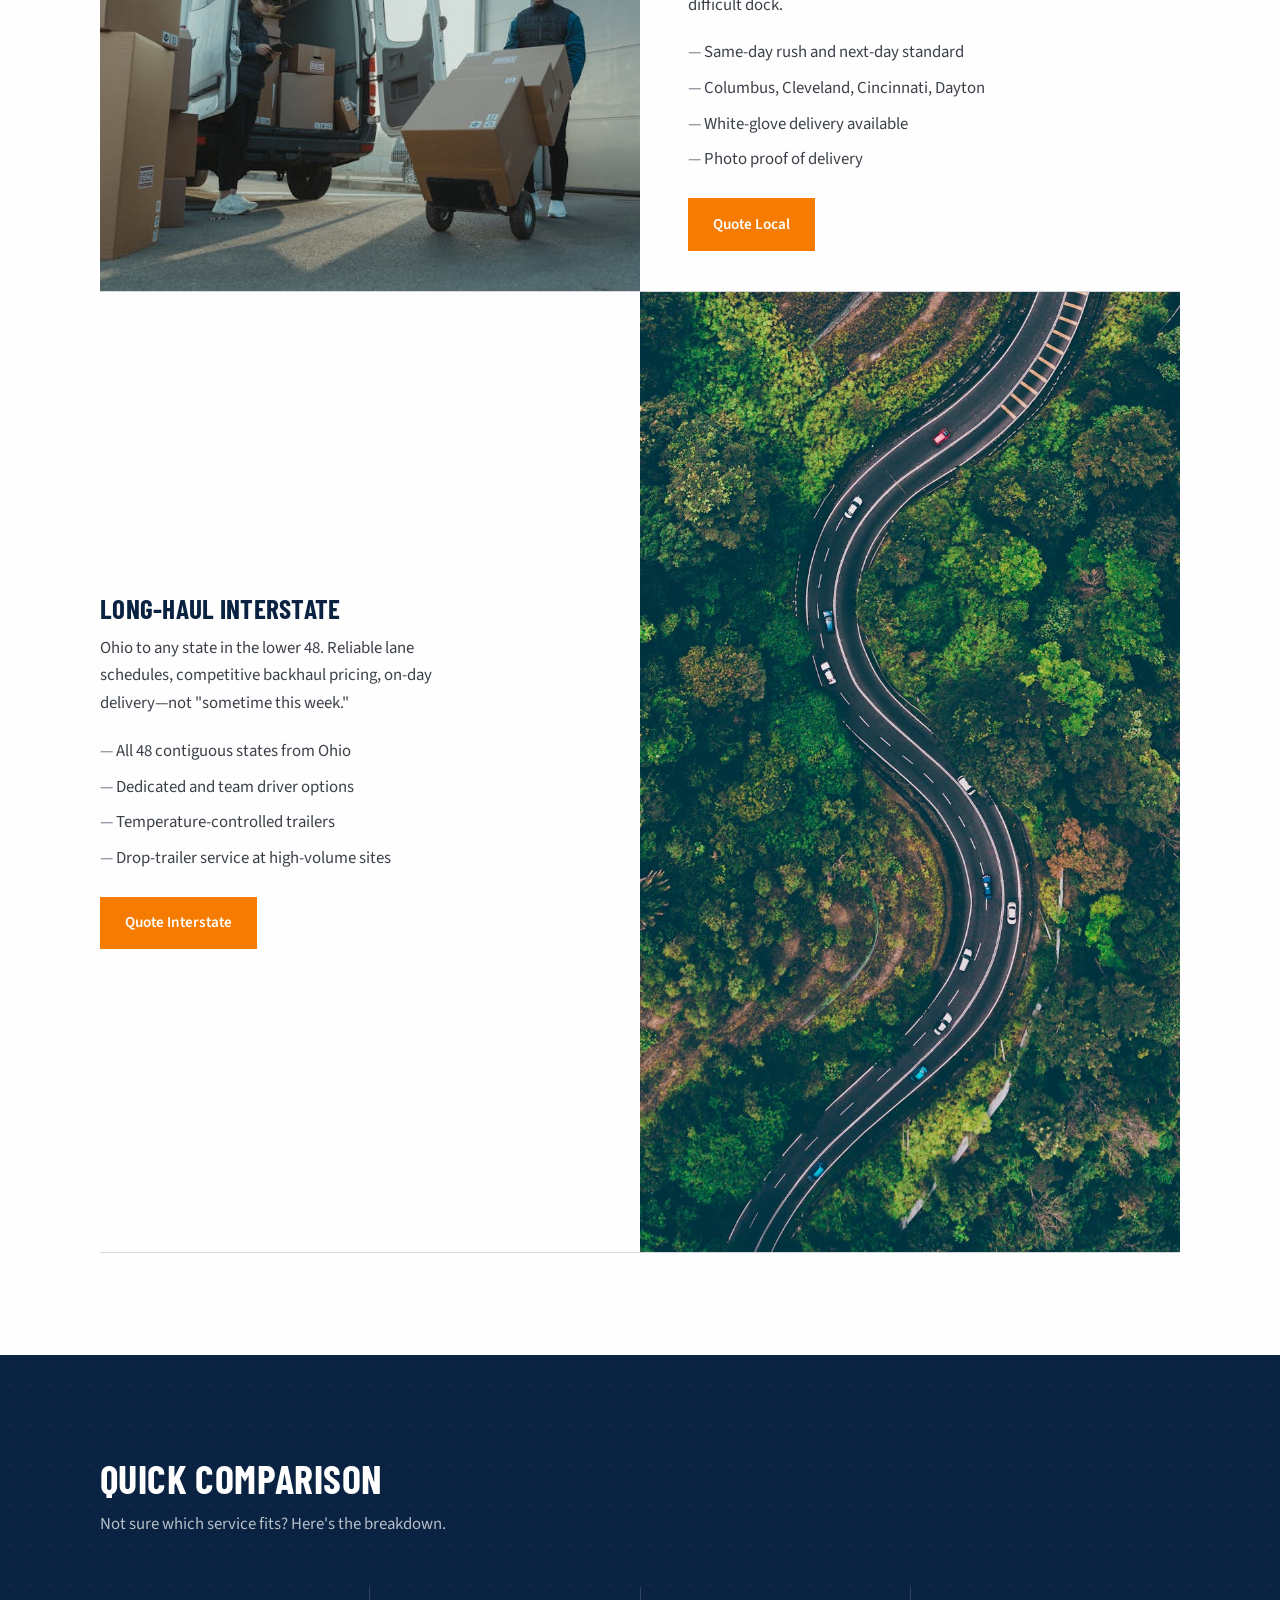
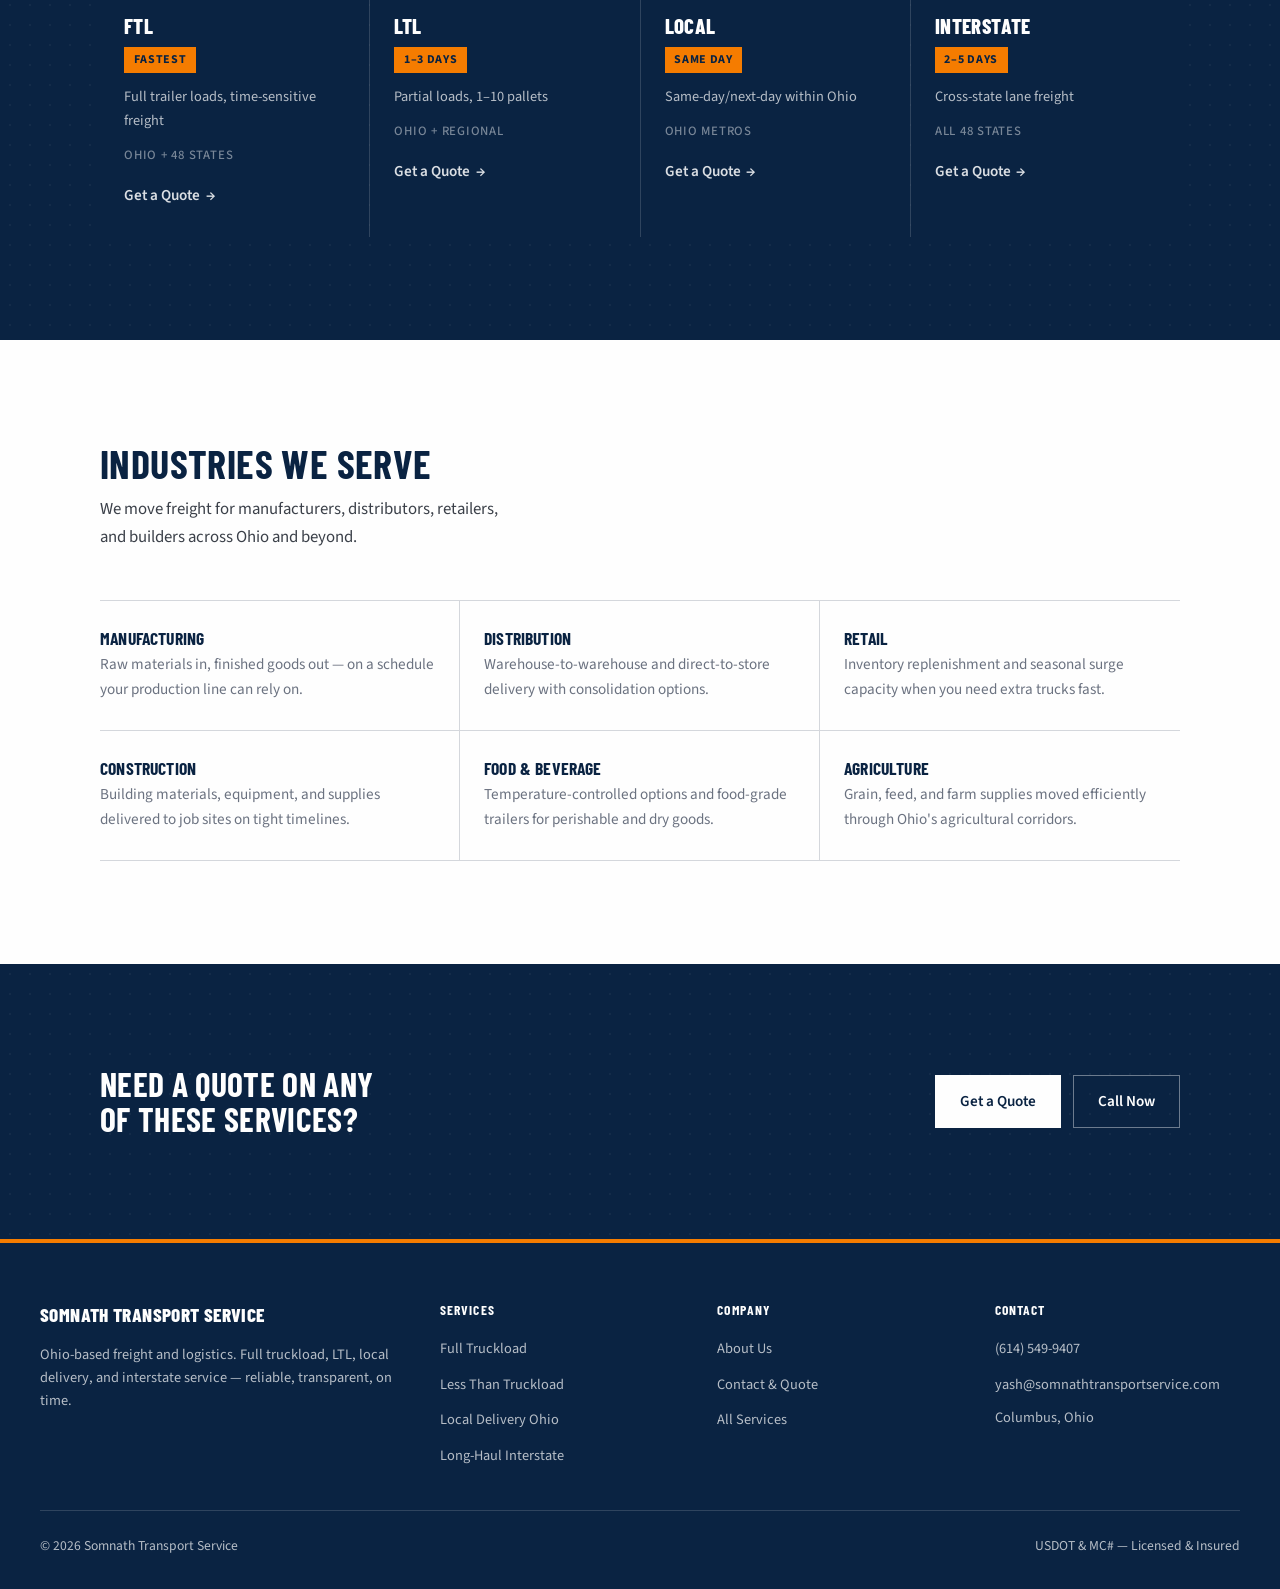
<file: services/index.html>
<!DOCTYPE html>
<html lang="en">
<head>
  <meta charset="utf-8">
  <meta name="viewport" content="width=device-width, initial-scale=1">
  <title>Services — Somnath Transport Service</title>
  <meta name="description" content="Full-truckload, LTL, local Ohio delivery, and long-haul interstate freight. Compare services and request a quote.">
  <meta name="theme-color" content="#0A2342">
  <link rel="icon" href="/assets/img/favicon.svg?v=2" type="image/svg+xml">
  <link rel="canonical" href="https://somnathtransportservice.com/services/">
  <meta property="og:title" content="Services — Somnath Transport Service">
  <meta property="og:description" content="FTL, LTL, local delivery, and interstate freight from Ohio.">
  <meta property="og:image" content="https://somnathtransportservice.com/assets/img/og-card.svg">
  <meta property="og:url" content="https://somnathtransportservice.com/services/">
  <meta property="og:type" content="website">
  <link rel="stylesheet" href="/assets/css/styles.css?v=7">
  <script type="application/ld+json">
  {
    "@context": "https://schema.org",
    "@type": "Service",
    "provider": {
      "@type": "LocalBusiness",
      "name": "Somnath Transport Service",
      "url": "https://somnathtransportservice.com"
    },
    "serviceType": ["Full Truckload Freight", "Less Than Truckload Freight", "Local Delivery", "Interstate Freight"],
    "areaServed": {
      "@type": "Country",
      "name": "United States"
    }
  }
  </script>
</head>
<body data-page="services">
  <a href="#main" class="skip-link">Skip to content</a>

  <header class="site-header">
    <div class="site-header__inner">
      <a href="/" class="brand">
        <img src="/assets/img/logo-2-mobile.png" alt="Somnath Transport Service" class="brand__logo">
      </a>
      <nav class="site-nav" data-nav aria-label="Main">
        <div class="site-nav__links">
          <a href="/" class="nav-link" data-nav-link="home">Home</a>
          <a href="/about/" class="nav-link" data-nav-link="about">About</a>
          <a href="/services/" class="nav-link" data-nav-link="services">Services</a>
          <a href="/contact/" class="nav-link" data-nav-link="contact">Contact</a>
        </div>
        <div class="nav-actions">
          <a href="tel:+16145499407" class="header-phone">(614) 549-9407</a>
          <a href="/contact/" class="btn btn--primary">Get a Quote</a>
        </div>
      </nav>
      <button class="nav-toggle" data-nav-toggle aria-expanded="false" aria-controls="main-nav" aria-label="Toggle navigation">Menu</button>
    </div>
  </header>

  <main id="main">

    <!-- Interior hero -->
    <section class="hero hero--interior">
      <div class="hero__inner">
        <h1>Our services</h1>
        <p class="hero__sub">Four ways to move your freight. Every one backed by the same guarantee: it gets there when we say it will.</p>
      </div>
    </section>

    <!-- Service cards with images -->
    <section class="section">
      <div class="section__inner">

        <div class="svc-card" id="ftl">
          <div class="svc-card__img">
            <img src="/assets/img/service-ftl.jpg" alt="Semi-trucks lined up on a highway at sunset" loading="lazy" width="800" height="534">
          </div>
          <div class="svc-card__body">
            <h3>Full Truckload (FTL)</h3>
            <p>Dedicated trailer, no sharing, no delays. Direct from pickup to delivery with the fastest possible transit time.</p>
            <ul class="detail-list">
              <li>53-foot dry van or flatbed trailers</li>
              <li>Direct point-to-point, no intermediate stops</li>
              <li>Real-time GPS tracking on every load</li>
              <li>Hazmat-certified drivers available</li>
            </ul>
            <a href="/contact/" class="btn btn--primary">Quote FTL</a>
          </div>
        </div>

        <div class="svc-card svc-card--flip" id="ltl">
          <div class="svc-card__img">
            <img src="/assets/img/service-ltl.jpg" alt="Warehouse workers moving pallets and boxes" loading="lazy" width="800" height="534">
          </div>
          <div class="svc-card__body">
            <h3>Less Than Truckload (LTL)</h3>
            <p>Share space, split costs. We consolidate intelligently so your freight moves on schedule without paying for empty space.</p>
            <ul class="detail-list">
              <li>Pallet-level and partial-load shipments</li>
              <li>Liftgate and inside delivery options</li>
              <li>Scheduled pickup windows</li>
              <li>Cost-effective for 1–10 pallets</li>
            </ul>
            <a href="/contact/" class="btn btn--primary">Quote LTL</a>
          </div>
        </div>

        <div class="svc-card" id="local-delivery">
          <div class="svc-card__img">
            <img src="/assets/img/service-local.jpg" alt="Delivery team unloading boxes from a van" loading="lazy" width="800" height="534">
          </div>
          <div class="svc-card__body">
            <h3>Local Delivery Ohio</h3>
            <p>Same-day and next-day across every Ohio metro. Our drivers know every route, every shortcut, every difficult dock.</p>
            <ul class="detail-list">
              <li>Same-day rush and next-day standard</li>
              <li>Columbus, Cleveland, Cincinnati, Dayton</li>
              <li>White-glove delivery available</li>
              <li>Photo proof of delivery</li>
            </ul>
            <a href="/contact/" class="btn btn--primary">Quote Local</a>
          </div>
        </div>

        <div class="svc-card svc-card--flip" id="interstate">
          <div class="svc-card__img">
            <img src="/assets/img/service-interstate.jpg" alt="Aerial view of winding highway through forest" loading="lazy" width="800" height="1200">
          </div>
          <div class="svc-card__body">
            <h3>Long-Haul Interstate</h3>
            <p>Ohio to any state in the lower 48. Reliable lane schedules, competitive backhaul pricing, on-day delivery&mdash;not "sometime this week."</p>
            <ul class="detail-list">
              <li>All 48 contiguous states from Ohio</li>
              <li>Dedicated and team driver options</li>
              <li>Temperature-controlled trailers</li>
              <li>Drop-trailer service at high-volume sites</li>
            </ul>
            <a href="/contact/" class="btn btn--primary">Quote Interstate</a>
          </div>
        </div>

      </div>
    </section>

    <!-- Quick comparison -->
    <section class="section section--gray">
      <div class="section__inner">
        <div class="section-intro">
          <h2>Quick comparison</h2>
          <p>Not sure which service fits? Here's the breakdown.</p>
        </div>
        <div class="compare-cards">
          <div class="compare-card">
            <h3>FTL</h3>
            <span class="compare-card__tag">Fastest</span>
            <p>Full trailer loads, time-sensitive freight</p>
            <span class="compare-card__coverage">Ohio + 48 states</span>
            <a href="/contact/" class="arrow-link arrow-link--light">Get a Quote</a>
          </div>
          <div class="compare-card">
            <h3>LTL</h3>
            <span class="compare-card__tag">1–3 days</span>
            <p>Partial loads, 1–10 pallets</p>
            <span class="compare-card__coverage">Ohio + regional</span>
            <a href="/contact/" class="arrow-link arrow-link--light">Get a Quote</a>
          </div>
          <div class="compare-card">
            <h3>Local</h3>
            <span class="compare-card__tag">Same day</span>
            <p>Same-day/next-day within Ohio</p>
            <span class="compare-card__coverage">Ohio metros</span>
            <a href="/contact/" class="arrow-link arrow-link--light">Get a Quote</a>
          </div>
          <div class="compare-card">
            <h3>Interstate</h3>
            <span class="compare-card__tag">2–5 days</span>
            <p>Cross-state lane freight</p>
            <span class="compare-card__coverage">All 48 states</span>
            <a href="/contact/" class="arrow-link arrow-link--light">Get a Quote</a>
          </div>
        </div>
      </div>
    </section>

    <!-- Industries -->
    <section class="section">
      <div class="section__inner">
        <div class="section-intro">
          <h2>Industries we serve</h2>
          <p>We move freight for manufacturers, distributors, retailers, and builders across Ohio and beyond.</p>
        </div>
        <div class="industry-grid">
          <div class="industry-item">
            <h3>Manufacturing</h3>
            <p>Raw materials in, finished goods out — on a schedule your production line can rely on.</p>
          </div>
          <div class="industry-item">
            <h3>Distribution</h3>
            <p>Warehouse-to-warehouse and direct-to-store delivery with consolidation options.</p>
          </div>
          <div class="industry-item">
            <h3>Retail</h3>
            <p>Inventory replenishment and seasonal surge capacity when you need extra trucks fast.</p>
          </div>
          <div class="industry-item">
            <h3>Construction</h3>
            <p>Building materials, equipment, and supplies delivered to job sites on tight timelines.</p>
          </div>
          <div class="industry-item">
            <h3>Food &amp; Beverage</h3>
            <p>Temperature-controlled options and food-grade trailers for perishable and dry goods.</p>
          </div>
          <div class="industry-item">
            <h3>Agriculture</h3>
            <p>Grain, feed, and farm supplies moved efficiently through Ohio's agricultural corridors.</p>
          </div>
        </div>
      </div>
    </section>

    <!-- CTA -->
    <section class="section section--navy">
      <div class="section__inner">
        <div class="cta-band">
          <h2>Need a quote on any of these services?</h2>
          <div class="cta-band__actions">
            <a href="/contact/" class="btn btn--white">Get a Quote</a>
            <a href="tel:+16145499407" class="btn btn--outline-light">Call Now</a>
          </div>
        </div>
      </div>
    </section>

  </main>

  <footer class="site-footer">
    <div class="footer__inner">
      <div class="footer-grid">
        <div>
          <p class="footer-brand">Somnath Transport Service</p>
          <p class="footer-tagline">Ohio-based freight and logistics. Full truckload, LTL, local delivery, and interstate service — reliable, transparent, on time.</p>
        </div>
        <div>
          <p class="footer-heading">Services</p>
          <ul class="footer-list">
            <li><a href="/services/#ftl">Full Truckload</a></li>
            <li><a href="/services/#ltl">Less Than Truckload</a></li>
            <li><a href="/services/#local-delivery">Local Delivery Ohio</a></li>
            <li><a href="/services/#interstate">Long-Haul Interstate</a></li>
          </ul>
        </div>
        <div>
          <p class="footer-heading">Company</p>
          <ul class="footer-list">
            <li><a href="/about/">About Us</a></li>
            <li><a href="/contact/">Contact &amp; Quote</a></li>
            <li><a href="/services/">All Services</a></li>
          </ul>
        </div>
        <div>
          <p class="footer-heading">Contact</p>
          <ul class="footer-list">
            <li><a href="tel:+16145499407">(614) 549-9407</a></li>
            <li><a href="mailto:yash@somnathtransportservice.com">yash@somnathtransportservice.com</a></li>
            <li>Columbus, Ohio</li>
          </ul>
        </div>
      </div>
      <div class="footer-bottom">
        <span>&copy; <span data-current-year></span> Somnath Transport Service</span>
        <span>USDOT &amp; MC# — Licensed &amp; Insured</span>
      </div>
    </div>
  </footer>

  <noscript>
    <p style="padding:2rem;text-align:center;">This site works best with JavaScript enabled. You may also <a href="tel:+16145499407">call us</a> or <a href="mailto:yash@somnathtransportservice.com">email us</a> directly.</p>
  </noscript>
  <script src="/assets/js/main.js" defer></script>
  <script type="module" src="/assets/js/text-balance.js"></script>
</body>
</html>
</file>
<file: assets/css/styles.css>
@import url("https://fonts.googleapis.com/css2?family=Barlow+Condensed:wght@500;600;700;800&family=Source+Sans+3:ital,wght@0,300;0,400;0,500;0,600;1,400&display=swap");

/* ── Tokens ── */
:root {
  --navy: #0a2342;
  --navy-mid: #102e52;
  --orange: #f57c00;
  --orange-hover: #e06f00;
  --white: #fefefe;
  --offwhite: #f5f6f7;
  --ink: #1a1e26;
  --text: #3b4049;
  --muted: #6b7280;
  --rule: #d4d7dc;
  --rule-light: rgba(255, 255, 255, 0.15);
  --container: min(1080px, calc(100% - 3rem));
  --container-wide: min(1200px, calc(100% - 3rem));
}

/* ── Reset ── */
*,
*::before,
*::after {
  box-sizing: border-box;
  margin: 0;
}

html {
  scroll-behavior: smooth;
  -webkit-text-size-adjust: 100%;
  text-size-adjust: 100%;
}

body {
  font-family: "Source Sans 3", "Source Sans Pro", system-ui, sans-serif;
  font-weight: 400;
  font-size: clamp(0.95rem, 0.9rem + 0.25vw, 1.05rem);
  line-height: 1.65;
  color: var(--text);
  background: var(--white);
}

img, svg {
  display: block;
  max-width: 100%;
}

a {
  color: inherit;
}

h1, h2, h3, h4 {
  font-family: "Barlow Condensed", "Arial Narrow", sans-serif;
  color: var(--navy);
  line-height: 1.05;
  letter-spacing: 0.01em;
  text-transform: uppercase;
  margin: 0;
  font-weight: 700;
  text-wrap: balance;
}

p, ul, ol, blockquote {
  margin: 0;
}

/* ── Skip ── */
.skip-link {
  position: absolute;
  left: 1rem;
  top: -4rem;
  z-index: 100;
  padding: 0.75rem 1rem;
  background: var(--navy);
  color: var(--white);
  text-decoration: none;
  font-weight: 600;
}
.skip-link:focus {
  top: 1rem;
}

/* ── Header ── */
.site-header {
  position: sticky;
  top: 0;
  z-index: 30;
  background: var(--white);
  border-bottom: 1px solid var(--rule);
}

.site-header__inner {
  width: var(--container-wide);
  margin: 0 auto;
  display: flex;
  justify-content: space-between;
  align-items: center;
  padding: 1rem 0;
  gap: 1.5rem;
}

.brand {
  text-decoration: none;
  display: flex;
  align-items: center;
  flex-shrink: 0;
}

.brand__logo {
  height: clamp(82px, 8vw, 112px);
  width: auto;
  object-fit: contain;
  filter: drop-shadow(0 1px 2px rgba(0,0,0,0.15));
}

.brand__name {
  font-family: "Barlow Condensed", "Arial Narrow", sans-serif;
  font-weight: 800;
  font-size: 1.35rem;
  color: var(--navy);
  letter-spacing: 0.02em;
  text-transform: uppercase;
}

.brand__sep {
  color: var(--rule);
  font-weight: 300;
}

.brand__tag {
  font-size: 0.85rem;
  color: var(--muted);
  font-weight: 400;
}

.site-nav {
  display: flex;
  align-items: center;
  gap: 2rem;
}

.site-nav__links {
  display: flex;
  gap: 1.75rem;
}

.nav-link {
  color: var(--muted);
  text-decoration: none;
  font-weight: 500;
  font-size: 0.95rem;
  transition: color 150ms;
}
.nav-link:hover {
  color: var(--ink);
}

.nav-link[aria-current="page"] {
  color: var(--navy);
}

.nav-actions {
  display: flex;
  align-items: center;
  gap: 1rem;
}

.header-phone {
  color: var(--navy);
  text-decoration: none;
  font-weight: 600;
  font-size: 0.95rem;
}

.nav-toggle {
  display: none;
  padding: 0.6rem 1rem;
  border: 1px solid var(--rule);
  background: transparent;
  font: inherit;
  font-weight: 600;
  color: var(--navy);
  cursor: pointer;
}

/* ── Buttons ── */
.btn {
  display: inline-flex;
  align-items: center;
  justify-content: center;
  gap: 0.5rem;
  padding: 0.8rem 1.5rem;
  font: inherit;
  font-weight: 600;
  font-size: 0.95rem;
  text-decoration: none;
  border: 1px solid transparent;
  cursor: pointer;
  transition: background 150ms, color 150ms, border-color 150ms;
}

.btn--primary {
  background: var(--orange);
  color: var(--white);
  border-color: var(--orange);
}
.btn--primary:hover {
  background: var(--orange-hover);
  border-color: var(--orange-hover);
}

.btn--outline {
  background: transparent;
  color: var(--navy);
  border-color: var(--navy);
}
.btn--outline:hover {
  background: var(--navy);
  color: var(--white);
}

.btn--outline-light {
  background: transparent;
  color: var(--white);
  border-color: rgba(255, 255, 255, 0.4);
}
.btn--outline-light:hover {
  background: rgba(255, 255, 255, 0.1);
  border-color: rgba(255, 255, 255, 0.7);
}

.btn--white {
  background: var(--white);
  color: var(--navy);
  border-color: var(--white);
}
.btn--white:hover {
  background: var(--offwhite);
}

.btn[disabled] {
  opacity: 0.5;
  cursor: wait;
}

.hero .btn--outline {
  color: var(--white);
  border-color: rgba(255, 255, 255, 0.4);
}
.hero .btn--outline:hover {
  background: rgba(255, 255, 255, 0.1);
  border-color: rgba(255, 255, 255, 0.7);
  color: var(--white);
}

/* Arrow links */
.arrow-link {
  display: inline-flex;
  align-items: center;
  gap: 0.35rem;
  color: var(--orange);
  text-decoration: none;
  font-weight: 600;
  font-size: 0.95rem;
}
.arrow-link::after {
  content: "\2192";
  transition: transform 150ms;
}
.arrow-link:hover::after {
  transform: translateX(3px);
}

.arrow-link--light {
  color: rgba(255, 255, 255, 0.85);
}

/* ── Sections ── */
.section {
  padding: clamp(4rem, 8vw, 6.5rem) 0;
}

.section__inner {
  width: var(--container);
  margin: 0 auto;
}

.section--navy {
  background:
    radial-gradient(circle, rgba(255,255,255,0.04) 1px, transparent 1px),
    var(--navy);
  background-size: 20px 20px;
  color: rgba(255, 255, 255, 0.8);
}

.section--navy h2,
.section--navy h3,
.section--navy strong {
  color: var(--white);
}

.section--navy p,
.section--navy .section-intro p {
  color: rgba(255, 255, 255, 0.7);
}

.section--navy-border {
  border-top: 1px solid var(--rule-light);
}

.section--gray {
  background:
    radial-gradient(circle, rgba(255,255,255,0.04) 1px, transparent 1px),
    var(--navy);
  background-size: 20px 20px;
  color: rgba(255, 255, 255, 0.8);
}

.section--gray h2,
.section--gray h3,
.section--gray strong {
  color: var(--white);
}

.section--gray p {
  color: rgba(255, 255, 255, 0.75);
}

.section--gray .section-intro p {
  color: rgba(255, 255, 255, 0.7);
}

/* ── Overview ── */
.section--overview {
  border-bottom: 2px solid var(--rule);
}

.overview-grid {
  display: grid;
  grid-template-columns: 1fr 1fr;
  gap: 3rem;
  align-items: start;
}

.overview-body p {
  line-height: 1.75;
}

.overview-body p + p {
  margin-top: 1rem;
}

@media (max-width: 900px) {
  .overview-grid {
    grid-template-columns: 1fr;
    gap: 1.5rem;
  }
}

/* ── Hero ── */
.hero {
  padding: clamp(4rem, 9vw, 8rem) 0 clamp(3.5rem, 7vw, 6rem);
  background:
    linear-gradient(to right, rgba(10,35,66,0.92) 0%, rgba(10,35,66,0.82) 50%, rgba(10,35,66,0.7) 100%),
    url('/assets/img/hero-bg.jpg') center / cover no-repeat;
  color: rgba(255,255,255,0.85);
  border-bottom: 4px solid var(--orange);
  position: relative;
  overflow: hidden;
}

.hero__inner {
  width: var(--container);
  margin: 0 auto;
  display: grid;
  gap: 3rem;
  position: relative;
  z-index: 1;
}

.hero h1 {
  font-size: clamp(2.4rem, 4vw + 1rem, 4.5rem);
  font-weight: 800;
  max-width: 20ch;
  margin-bottom: 1.25rem;
  text-wrap: balance;
  word-break: normal;
  overflow-wrap: break-word;
  color: var(--white);
}

.hero__sub {
  font-size: clamp(1rem, 0.9rem + 0.4vw, 1.15rem);
  color: rgba(255,255,255,0.75);
  max-width: 56ch;
  line-height: 1.7;
  text-wrap: pretty;
}

.hero__actions {
  display: flex;
  flex-wrap: wrap;
  gap: 0.75rem;
  margin-top: 2rem;
}

.hero__facts {
  display: grid;
  grid-template-columns: repeat(3, 1fr);
  gap: 1px;
  margin-top: 3.5rem;
  border-top: 1px solid var(--rule-light);
  border-bottom: 1px solid var(--rule-light);
  background: transparent;
}

.hero__fact {
  padding: 1.25rem 0;
}
.hero__fact:not(:last-child) {
  border-right: 1px solid var(--rule-light);
  padding-right: 1.5rem;
}
.hero__fact:not(:first-child) {
  padding-left: 1.5rem;
}

.hero__fact-label {
  display: block;
  font-size: 0.8rem;
  font-weight: 500;
  color: rgba(255,255,255,0.5);
  text-transform: uppercase;
  letter-spacing: 0.08em;
  margin-bottom: 0.25rem;
}

.hero__fact-value {
  font-weight: 600;
  color: var(--white);
}

/* Interior hero */
.hero--interior {
  padding: clamp(3rem, 6vw, 5rem) 0;
}

.hero--interior h1 {
  font-size: clamp(2rem, 3.5vw + 0.5rem, 3.5rem);
  text-wrap: balance;
}

/* ── About page ── */
.about-story {
  display: grid;
  grid-template-columns: 1fr 1fr;
  gap: 3rem;
  align-items: center;
}

.about-story__text h2 {
  font-size: clamp(1.6rem, 2.5vw + 0.5rem, 2.6rem);
  margin-bottom: 1.25rem;
}

.about-story__text p {
  color: var(--text);
  line-height: 1.75;
}

.about-story__text p + p {
  margin-top: 1rem;
}

.about-story__img img {
  width: 100%;
  height: auto;
  display: block;
  object-fit: cover;
}

.values-grid {
  display: grid;
  grid-template-columns: repeat(2, 1fr);
  gap: 0;
  border-top: 1px solid var(--rule-light);
}

.value-item {
  padding: 2rem 2rem 2rem 0;
  border-bottom: 1px solid var(--rule-light);
}
.value-item:nth-child(even) {
  padding-left: 2rem;
  border-left: 1px solid var(--rule-light);
}

.value-item__num {
  display: block;
  font-family: "Barlow Condensed", "Arial Narrow", sans-serif;
  font-size: 2rem;
  font-weight: 800;
  color: var(--orange);
  line-height: 1;
  margin-bottom: 0.5rem;
}

.value-item h3 {
  font-size: 1.15rem;
  color: var(--white);
  margin-bottom: 0.35rem;
}

.value-item p {
  color: rgba(255,255,255,0.7);
  font-size: 0.95rem;
}

.stats-grid {
  display: grid;
  grid-template-columns: repeat(4, 1fr);
  gap: 0;
  border-top: 2px solid var(--navy);
  border-bottom: 2px solid var(--navy);
}

.stat-item {
  padding: 2rem 1.5rem;
  text-align: center;
}
.stat-item:not(:last-child) {
  border-right: 1px solid var(--rule);
}

.stat-item__num {
  display: block;
  font-family: "Barlow Condensed", "Arial Narrow", sans-serif;
  font-size: clamp(2.5rem, 4vw, 4rem);
  font-weight: 800;
  color: var(--navy);
  line-height: 1;
  margin-bottom: 0.5rem;
}

.stat-item__label {
  font-size: 0.85rem;
  font-weight: 500;
  text-transform: uppercase;
  letter-spacing: 0.06em;
  color: var(--muted);
}

/* ── Section headers ── */
.section-intro {
  max-width: 46rem;
  margin-bottom: 3rem;
}

.section-intro h2 {
  font-size: clamp(1.6rem, 2.5vw + 0.5rem, 2.6rem);
  margin-bottom: 0.75rem;
  text-wrap: balance;
}

.section-intro p {
  color: var(--text);
  max-width: 50ch;
  text-wrap: pretty;
}

/* ── Service list (no cards) ── */
.service-list {
  list-style: none;
  padding: 0;
  border-top: 2px solid var(--navy);
}

.service-item {
  display: grid;
  grid-template-columns: 14rem 1fr auto;
  gap: 2rem;
  align-items: baseline;
  padding: 2rem 0 2rem 1.25rem;
  border-bottom: 1px solid var(--rule);
  border-left: 3px solid transparent;
  transition: border-color 150ms;
}

.service-item:hover {
  border-left-color: var(--orange);
}

.service-item__name {
  font-family: "Barlow Condensed", "Arial Narrow", sans-serif;
  font-size: clamp(1.15rem, 1rem + 0.5vw, 1.35rem);
  font-weight: 700;
  color: var(--navy);
  text-transform: uppercase;
  letter-spacing: 0.02em;
}

.service-item__desc {
  color: var(--text);
  max-width: 45ch;
}

.service-item__link {
  white-space: nowrap;
}

/* ── Service cards (services page, image + text) ── */
.svc-card {
  display: grid;
  grid-template-columns: 1fr 1fr;
  gap: 0;
  border-bottom: 1px solid var(--rule);
}
.svc-card:first-child {
  border-top: 2px solid var(--navy);
}

.svc-card__img {
  overflow: hidden;
}
.svc-card__img img {
  width: 100%;
  height: 100%;
  object-fit: cover;
  display: block;
}

.svc-card__body {
  padding: 2.5rem 0 2.5rem 3rem;
  display: flex;
  flex-direction: column;
  justify-content: center;
}

.svc-card__body h3 {
  font-size: clamp(1.3rem, 1.5vw + 0.5rem, 1.85rem);
  margin-bottom: 0.75rem;
}

.svc-card__body > p {
  color: var(--text);
  margin-bottom: 1.25rem;
  max-width: 45ch;
  text-wrap: pretty;
}

.svc-card__body .detail-list {
  margin-bottom: 1.5rem;
}

.svc-card__body .btn {
  align-self: flex-start;
}

.svc-card--flip .svc-card__img {
  order: 2;
}
.svc-card--flip .svc-card__body {
  padding: 2.5rem 3rem 2.5rem 0;
}

/* Compare cards (mobile-friendly grid replacing table) */
.compare-cards {
  display: grid;
  grid-template-columns: repeat(4, 1fr);
  gap: 1px;
  background: var(--rule-light);
}

.compare-card {
  padding: 1.75rem 1.5rem;
  background: var(--navy);
}

.compare-card h3 {
  font-family: "Barlow Condensed", "Arial Narrow", sans-serif;
  font-weight: 800;
  font-size: 1.3rem;
  color: var(--white);
  text-transform: uppercase;
  letter-spacing: 0.02em;
  margin-bottom: 0.5rem;
}

.compare-card__tag {
  display: inline-block;
  font-size: 0.75rem;
  font-weight: 700;
  text-transform: uppercase;
  letter-spacing: 0.06em;
  color: var(--navy);
  background: var(--orange);
  padding: 0.2rem 0.6rem;
  margin-bottom: 0.75rem;
}

.compare-card p {
  color: rgba(255,255,255,0.7);
  font-size: 0.9rem;
  margin-bottom: 0.75rem;
}

.compare-card__coverage {
  display: block;
  font-size: 0.8rem;
  font-weight: 500;
  text-transform: uppercase;
  letter-spacing: 0.06em;
  color: rgba(255,255,255,0.45);
  margin-bottom: 1rem;
}

/* ── Service detail (legacy, kept for compat) ── */
.service-detail {
  padding: 3rem 0;
  border-bottom: 1px solid var(--rule);
}
.service-detail:first-child {
  padding-top: 0;
}

.service-detail__head {
  display: flex;
  justify-content: space-between;
  align-items: baseline;
  gap: 2rem;
  margin-bottom: 1.25rem;
}

.service-detail h3 {
  font-size: clamp(1.3rem, 1.5vw + 0.5rem, 1.85rem);
}

.service-detail__body {
  display: grid;
  grid-template-columns: 1fr 1fr;
  gap: 2rem 4rem;
}

.service-detail__text {
  color: var(--text);
  max-width: 50ch;
  text-wrap: pretty;
}

.detail-list {
  list-style: none;
  padding: 0;
  display: grid;
  gap: 0.5rem;
}

.detail-list li {
  position: relative;
  padding-left: 1rem;
  color: var(--text);
}
.detail-list li::before {
  content: "\2014";
  position: absolute;
  left: 0;
  color: var(--muted);
}

.service-detail__actions {
  display: flex;
  gap: 1.5rem;
  align-items: center;
  margin-top: 1.5rem;
}

/* ── Trust/Why section ── */
.trust-grid {
  display: grid;
  grid-template-columns: 1fr 1fr;
  gap: 4rem;
}

.trust-points {
  display: grid;
  gap: 1.5rem;
}

.trust-point {
  padding-bottom: 1.5rem;
  border-bottom: 1px solid var(--rule-light);
}
.trust-point:last-child {
  border-bottom: none;
  padding-bottom: 0;
}

.trust-point strong {
  display: block;
  font-family: "Barlow Condensed", "Arial Narrow", sans-serif;
  font-size: 1.15rem;
  color: var(--white);
  margin-bottom: 0.35rem;
  text-transform: uppercase;
  letter-spacing: 0.02em;
}

/* ── Process (inline, no cards) ── */
.process-list {
  display: grid;
  grid-template-columns: repeat(3, 1fr);
  gap: 3rem;
}

.process-step__num {
  display: block;
  font-family: "Barlow Condensed", "Arial Narrow", sans-serif;
  font-size: clamp(3rem, 3vw + 1rem, 4.5rem);
  font-weight: 800;
  color: var(--orange);
  line-height: 1;
  margin-bottom: 0.75rem;
}

.process-step {
  border-left: 3px solid var(--orange);
  padding-left: 1.5rem;
}

.process-step h3 {
  font-size: 1.2rem;
  margin-bottom: 0.5rem;
}

/* ── Service area ── */
.area-grid {
  display: grid;
  grid-template-columns: 1fr 1fr;
  gap: 3rem;
  align-items: center;
}

.city-list {
  list-style: none;
  padding: 0;
  display: flex;
  flex-wrap: wrap;
  gap: 0.4rem;
}

.city-list li {
  padding: 0.45rem 0.9rem;
  border: 1px solid var(--rule-light);
  font-size: 0.9rem;
  color: rgba(255, 255, 255, 0.9);
}

/* ── Testimonials (pull-quote style) ── */
.testimonials {
  display: grid;
  gap: 0;
  border-top: 2px solid var(--navy);
}

.testimonial {
  padding: 2.5rem 0 2.5rem 0;
  border-bottom: 1px solid var(--rule);
  position: relative;
}

.testimonial::before {
  content: "\201C";
  font-family: "Barlow Condensed", "Arial Narrow", sans-serif;
  font-size: 5rem;
  font-weight: 800;
  color: var(--orange);
  opacity: 0.15;
  position: absolute;
  top: 0.5rem;
  left: -0.15rem;
  line-height: 1;
  pointer-events: none;
}

.testimonial__text {
  font-size: clamp(1.05rem, 0.9rem + 0.5vw, 1.3rem);
  font-weight: 300;
  font-style: italic;
  line-height: 1.6;
  color: var(--ink);
  max-width: 55ch;
  margin-bottom: 0.75rem;
  text-wrap: pretty;
}

.testimonial__author {
  font-size: 0.9rem;
  color: var(--muted);
  font-weight: 500;
}

/* ── CTA band ── */
.cta-band {
  display: flex;
  justify-content: space-between;
  align-items: center;
  flex-wrap: wrap;
  gap: 2rem;
}

.cta-band h2 {
  color: var(--white);
  font-size: clamp(1.4rem, 2vw + 0.5rem, 2.2rem);
  max-width: 28ch;
  text-wrap: balance;
}

.cta-band__actions {
  display: flex;
  gap: 0.75rem;
}

/* ── Comparison table ── */
.table-wrap {
  overflow-x: auto;
}

.compare-table {
  width: 100%;
  min-width: 36rem;
  border-collapse: collapse;
}

.compare-table th,
.compare-table td {
  text-align: left;
  padding: 1rem 1.25rem;
  border-bottom: 1px solid var(--rule-light);
  vertical-align: top;
  color: rgba(255,255,255,0.85);
}

.compare-table thead th {
  font-family: "Barlow Condensed", "Arial Narrow", sans-serif;
  font-weight: 700;
  color: var(--white);
  font-size: 0.85rem;
  text-transform: uppercase;
  letter-spacing: 0.06em;
  border-bottom: 2px solid rgba(255,255,255,0.3);
}

.compare-table tbody th {
  font-weight: 600;
  color: var(--white);
}

.compare-table a {
  color: var(--orange);
  font-weight: 600;
}

/* ── Industries ── */
.industry-grid {
  display: grid;
  grid-template-columns: repeat(3, 1fr);
  gap: 0;
  border-top: 1px solid var(--rule);
}

.industry-item {
  padding: 1.75rem 1.5rem 1.75rem 0;
  border-bottom: 1px solid var(--rule);
}
.industry-item:not(:nth-child(3n)) {
  border-right: 1px solid var(--rule);
}
.industry-item:not(:nth-child(3n+1)) {
  padding-left: 1.5rem;
}

.industry-item h3 {
  font-size: 1.1rem;
  margin-bottom: 0.3rem;
}

.industry-item p {
  font-size: 0.95rem;
  color: var(--muted);
}

/* ── Contact / Quote form ── */
.quote-grid {
  display: grid;
  grid-template-columns: 1fr 1.5fr;
  gap: 4rem;
}

.contact-info h2 {
  font-size: clamp(1.6rem, 3vw, 2.2rem);
  margin-bottom: 1.5rem;
}

.contact-methods {
  list-style: none;
  padding: 0;
  display: grid;
  gap: 1.25rem;
}

.contact-methods li {
  padding-bottom: 1.25rem;
  border-bottom: 1px solid var(--rule);
}

.contact-methods__label {
  display: block;
  font-size: 0.8rem;
  font-weight: 500;
  text-transform: uppercase;
  letter-spacing: 0.08em;
  color: var(--muted);
  margin-bottom: 0.15rem;
}

.contact-methods a,
.contact-methods strong {
  font-size: 1.05rem;
  font-weight: 600;
  color: var(--navy);
  text-decoration: none;
}

.contact-note {
  margin-top: 2rem;
  padding-top: 1.5rem;
  border-top: 1px solid var(--rule);
  font-size: 0.9rem;
  color: var(--muted);
}

/* Form */
.form-section h2 {
  font-size: clamp(1.4rem, 2.5vw, 1.8rem);
  margin-bottom: 0.5rem;
}

.form-section > p {
  color: var(--muted);
  margin-bottom: 2rem;
}

.form-grid {
  display: grid;
  grid-template-columns: 1fr 1fr;
  gap: 1.25rem;
}

.form-field {
  display: grid;
  gap: 0.35rem;
}

.form-field--full {
  grid-column: 1 / -1;
}

.form-field--hidden {
  position: absolute;
  left: -9999px;
}

.form-field label {
  font-weight: 600;
  font-size: 0.9rem;
  color: var(--navy);
}

.form-field input,
.form-field select,
.form-field textarea {
  width: 100%;
  padding: 0.75rem 0.85rem;
  border: 1px solid var(--rule);
  background: var(--white);
  color: var(--ink);
  font: inherit;
  font-size: 0.95rem;
  transition: border-color 150ms;
}

.form-field input:focus-visible,
.form-field select:focus-visible,
.form-field textarea:focus-visible {
  outline: 2px solid var(--orange);
  outline-offset: 1px;
  border-color: var(--orange);
}

.form-field input::placeholder,
.form-field textarea::placeholder {
  color: #9ca3af;
}

.form-field textarea {
  resize: vertical;
  min-height: 6rem;
}

.form-actions {
  display: flex;
  gap: 1rem;
  margin-top: 1.5rem;
}

.form-status {
  min-height: 1.5rem;
  margin-top: 0.75rem;
  font-weight: 600;
  font-size: 0.9rem;
}
.form-status.is-success {
  color: #0f7b42;
}
.form-status.is-error {
  color: #b42318;
}

/* ── Footer ── */
.site-footer {
  background: var(--navy);
  color: rgba(255, 255, 255, 0.7);
  padding: 3.5rem 0 2rem;
  border-top: 4px solid var(--orange);
}

.footer__inner {
  width: var(--container-wide);
  margin: 0 auto;
}

.footer-grid {
  display: grid;
  grid-template-columns: 1.5fr 1fr 1fr 1fr;
  gap: 2rem;
  padding-bottom: 2.5rem;
  border-bottom: 1px solid var(--rule-light);
}

.footer-brand {
  font-family: "Barlow Condensed", "Arial Narrow", sans-serif;
  font-weight: 800;
  font-size: 1.2rem;
  color: var(--white);
  margin-bottom: 0.75rem;
  text-transform: uppercase;
  letter-spacing: 0.02em;
}

.footer-tagline {
  max-width: 26rem;
  font-size: 0.9rem;
  line-height: 1.6;
}

.footer-heading {
  font-family: "Barlow Condensed", "Arial Narrow", sans-serif;
  font-weight: 700;
  font-size: 0.85rem;
  color: var(--white);
  text-transform: uppercase;
  letter-spacing: 0.08em;
  margin-bottom: 0.85rem;
}

.footer-list {
  list-style: none;
  padding: 0;
  display: grid;
  gap: 0.5rem;
}

.footer-list a {
  color: rgba(255, 255, 255, 0.7);
  text-decoration: none;
  font-size: 0.9rem;
  transition: color 150ms;
}
.footer-list a:hover {
  color: var(--white);
}

.footer-list li:not(:has(a)) {
  font-size: 0.9rem;
}

.footer-bottom {
  display: flex;
  justify-content: space-between;
  padding-top: 1.5rem;
  font-size: 0.85rem;
  gap: 1rem;
}

/* ── Responsive ── */
@media (max-width: 900px) {
  .hero__facts {
    grid-template-columns: 1fr;
    gap: 0;
  }
  .hero__fact {
    padding: 1rem 0;
    border-bottom: 1px solid var(--rule-light);
  }
  .hero__fact:not(:last-child) {
    border-right: none;
    padding-right: 0;
  }
  .hero__fact:not(:first-child) {
    padding-left: 0;
  }
  .hero__fact:last-child {
    border-bottom: none;
  }


  .service-item {
    grid-template-columns: 1fr;
    gap: 0.5rem;
  }

  .svc-card {
    grid-template-columns: 1fr;
  }
  .svc-card__img {
    max-height: 220px;
  }
  .svc-card__body {
    padding: 1.5rem 0;
  }
  .svc-card--flip .svc-card__img {
    order: 0;
  }
  .svc-card--flip .svc-card__body {
    padding: 1.5rem 0;
  }

  .compare-cards {
    grid-template-columns: 1fr 1fr;
  }

  .service-detail__body {
    grid-template-columns: 1fr;
    gap: 1.25rem;
  }

  .service-detail__head {
    flex-direction: column;
    gap: 0.5rem;
  }

  .trust-grid {
    grid-template-columns: 1fr;
    gap: 2rem;
  }

  .process-list {
    grid-template-columns: 1fr;
    gap: 2rem;
  }

  .area-grid {
    grid-template-columns: 1fr;
    gap: 2rem;
  }

  .quote-grid {
    grid-template-columns: 1fr;
    gap: 2.5rem;
  }

  .footer-grid {
    grid-template-columns: 1fr 1fr;
    gap: 2rem;
  }

  .cta-band {
    flex-direction: column;
    align-items: flex-start;
  }

  .industry-grid {
    grid-template-columns: 1fr;
  }
  .industry-item:not(:nth-child(3n)) {
    border-right: none;
  }
  .industry-item:not(:nth-child(3n+1)) {
    padding-left: 0;
  }
  .industry-item {
    padding-right: 0;
  }

  .about-story {
    grid-template-columns: 1fr;
    gap: 2rem;
  }

  .values-grid {
    grid-template-columns: 1fr;
  }
  .value-item:nth-child(even) {
    padding-left: 0;
    border-left: none;
  }

  .stats-grid {
    grid-template-columns: 1fr 1fr;
  }
  .stat-item:nth-child(2) {
    border-right: none;
  }
  .stat-item:nth-child(1),
  .stat-item:nth-child(2) {
    border-bottom: 1px solid var(--rule);
  }
}

@media (max-width: 640px) {
  .site-header {
    position: relative;
  }

  .site-header__inner {
    width: calc(100% - 1.5rem);
    padding: 0.75rem 0;
    gap: 0.75rem;
  }

  .brand__logo {
    height: 74px;
  }

  .nav-toggle {
    display: block;
    margin-left: auto;
    padding: 0.7rem 1rem;
  }

  .site-nav {
    display: none;
    position: absolute;
    top: 100%;
    left: 0;
    right: 0;
    background: var(--white);
    border-bottom: 1px solid var(--rule);
    padding: 1.5rem;
    flex-direction: column;
    gap: 1.25rem;
  }

  .site-nav.is-open {
    display: flex;
  }

  .site-nav__links {
    flex-direction: column;
    gap: 1rem;
  }

  .nav-actions {
    flex-direction: column;
    align-items: stretch;
  }

  .hero h1 {
    font-size: clamp(1.8rem, 6vw, 2.6rem);
  }

  .compare-cards {
    grid-template-columns: 1fr;
  }

  .form-grid {
    grid-template-columns: 1fr;
  }

  .footer-grid {
    grid-template-columns: 1fr;
  }

  .footer-bottom {
    flex-direction: column;
  }
}

/* ── Focus ── */
:focus-visible {
  outline: 2px solid var(--orange);
  outline-offset: 2px;
}

/* ── Reduced motion ── */
@media (prefers-reduced-motion: reduce) {
  html {
    scroll-behavior: auto;
  }
  .arrow-link::after {
    transition: none;
  }
}
</file>
